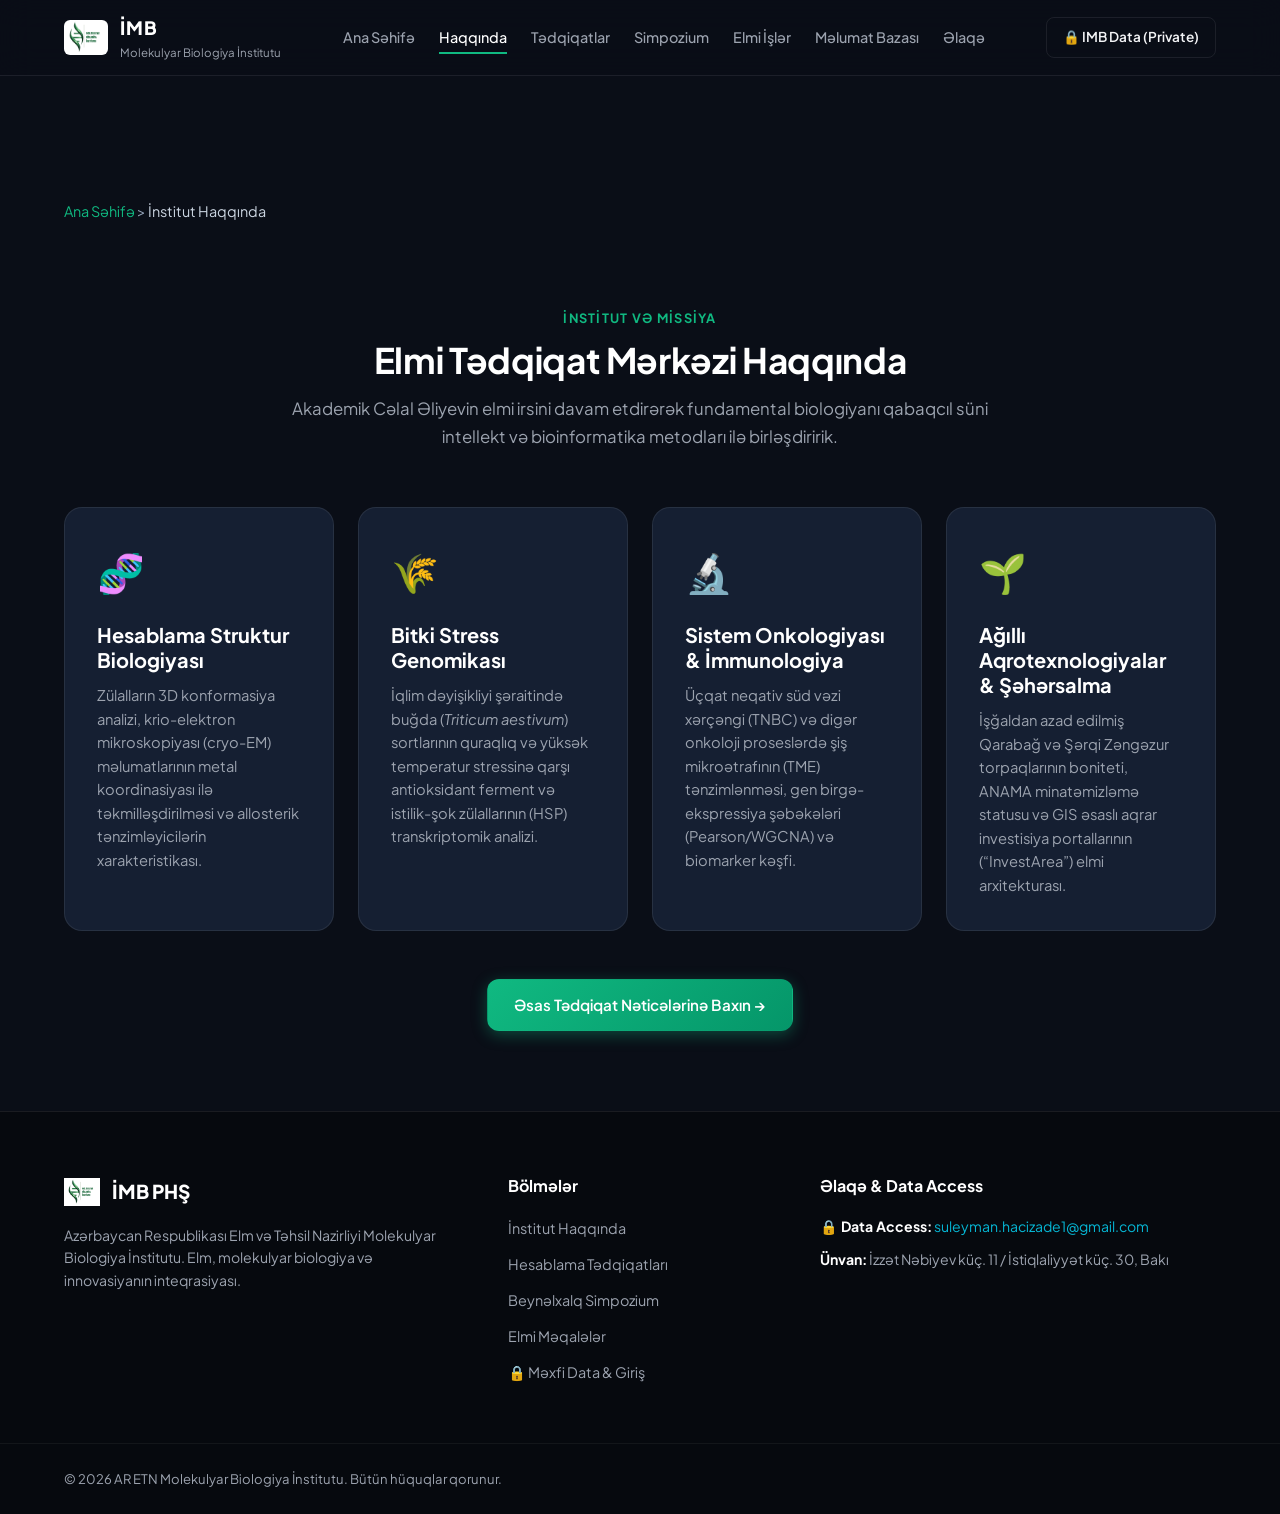
<file: about/index.html>
<!DOCTYPE html>
<html lang="az" prefix="og: https://ogp.me/ns#">
<head>
  <meta charset="UTF-8">
  <meta name="viewport" content="width=device-width, initial-scale=1.0, maximum-scale=5.0">
  <meta http-equiv="X-UA-Compatible" content="IE=edge">
  
  <title>İnstitut Haqqında | Institute of Molecular Biology (IMB)</title>
  <meta name="title" content="İnstitut Haqqında | Institute of Molecular Biology (IMB)">
  <meta name="description" content="AR ETN Molekulyar Biologiya İnstitutu (İMB) haqqında: Elmi missiya, hesablama struktur biologiyası, akademik Cəlal Əliyevin irsi və müasir bioinformatika mərkəzimiz.">
  <meta name="keywords" content="Molekulyar Biologiya İnstitutu haqqında, Institute of Molecular Biology about, AR ETN IMB, Cəlal Əliyev, AMEA, elmi missiya, hesablama biologiyası Bakı, bioinformatika laboratoriyası">
  <meta name="author" content="Institute of Molecular Biology (IMB)">
  <meta name="publisher" content="AR ETN Molekulyar Biologiya İnstitutu PHŞ">
  <meta name="robots" content="index, follow, max-image-preview:large, max-snippet:-1">
  <link rel="canonical" href="https://institute-of-molecular-biology-imb.github.io/about/">

  <!-- Open Graph -->
  <meta property="og:type" content="article">
  <meta property="og:site_name" content="Institute of Molecular Biology (IMB)">
  <meta property="og:url" content="https://institute-of-molecular-biology-imb.github.io/about/">
  <meta property="og:title" content="İnstitut Haqqında | Institute of Molecular Biology (IMB)">
  <meta property="og:description" content="Fundamental biologiyanın müasir süni intellekt və hesablama metodları ilə inteqrasiyası.">
  <meta property="og:image" content="https://institute-of-molecular-biology-imb.github.io/assets/images/imb-logo.png">

  <!-- Twitter -->
  <meta name="twitter:card" content="summary_large_image">
  <meta name="twitter:title" content="İnstitut Haqqında | Institute of Molecular Biology (IMB)">
  <meta name="twitter:description" content="Fundamental biologiyanın müasir süni intellekt və hesablama metodları ilə inteqrasiyası.">
  <meta name="twitter:image" content="https://institute-of-molecular-biology-imb.github.io/assets/images/imb-logo.png">

  <!-- Favicon & Styles -->
  <link rel="icon" type="image/png" href="../assets/images/imb-logo.png">
  <link rel="apple-touch-icon" href="../assets/images/imb-logo.png">
  <link rel="preconnect" href="https://fonts.googleapis.com">
  <link rel="preconnect" href="https://fonts.gstatic.com" crossorigin>
  <link href="https://fonts.googleapis.com/css2?family=Plus+Jakarta+Sans:wght@300;400;500;600;700;800&family=JetBrains+Mono:wght@400;500;600&display=swap" rel="stylesheet">
  <link rel="stylesheet" href="../styles.css">

  <!-- JSON-LD Breadcrumbs & WebPage -->
  <script type="application/ld+json">
  {
    "@context": "https://schema.org",
    "@type": "WebPage",
    "@id": "https://institute-of-molecular-biology-imb.github.io/about/#webpage",
    "url": "https://institute-of-molecular-biology-imb.github.io/about/",
    "name": "İnstitut Haqqında | Institute of Molecular Biology (IMB)",
    "description": "AR ETN Molekulyar Biologiya İnstitutu haqqında ətraflı məlumat, tədqiqat sütunları və elmi missiya.",
    "breadcrumb": {
      "@type": "BreadcrumbList",
      "itemListElement": [
        {"@type": "ListItem", "position": 1, "name": "Ana Səhifə", "item": "https://institute-of-molecular-biology-imb.github.io/"},
        {"@type": "ListItem", "position": 2, "name": "Haqqında", "item": "https://institute-of-molecular-biology-imb.github.io/about/"}
      ]
    }
  }
  </script>
</head>
<body>

  <!-- Navigation -->
  <header class="navbar" id="navbar">
    <div class="nav-container">
      <a href="../" class="brand-logo">
        <img src="../assets/images/imb-logo.png" alt="IMB Logo" class="brand-img">
        <div class="brand-text">
          <span class="brand-title">İMB</span>
          <span class="brand-subtitle">Molekulyar Biologiya İnstitutu</span>
        </div>
      </a>

      <nav class="nav-menu" id="navMenu">
        <a href="../" class="nav-link">Ana Səhifə</a>
        <a href="../about/" class="nav-link active">Haqqında</a>
        <a href="../research/" class="nav-link">Tədqiqatlar</a>
        <a href="../symposium/" class="nav-link">Simpozium</a>
        <a href="../publications/" class="nav-link">Elmi İşlər</a>
        <a href="../data-portal/" class="nav-link">Məlumat Bazası</a>
        <a href="../contact/" class="nav-link">Əlaqə</a>
      </nav>

      <div class="nav-actions">
        <a href="../data-portal/" class="btn btn-sm btn-outline">
          <span>🔒 IMB Data (Private)</span>
        </a>
        <button class="menu-toggle" id="menuToggle" aria-label="Menyu aç">
          <span></span><span></span><span></span>
        </button>
      </div>
    </div>
  </header>

  <main style="padding-top: 100px;">
    <!-- Breadcrumbs Navigation -->
    <div class="container" style="padding-top: 1.5rem;">
      <nav aria-label="breadcrumb" style="font-size: 0.9rem; color: #94a3b8;">
        <a href="../" style="color: #10b981; text-decoration: none;">Ana Səhifə</a> &gt; 
        <span style="color: #cbd5e1;">İnstitut Haqqında</span>
      </nav>
    </div>

    <!-- About Content -->
    <section class="section about">
      <div class="container">
        <div class="section-header">
          <span class="section-tag">İnstitut və Missiya</span>
          <h1 class="section-title">Elmi Tədqiqat Mərkəzi Haqqında</h1>
          <p class="section-subtitle">
            Akademik Cəlal Əliyevin elmi irsini davam etdirərək fundamental biologiyanı qabaqcıl süni intellekt və bioinformatika metodları ilə birləşdiririk.
          </p>
        </div>

        <div class="about-grid">
          <div class="about-card">
            <div class="card-icon">🧬</div>
            <h3>Hesablama Struktur Biologiyası</h3>
            <p>
              Zülalların 3D konformasiya analizi, krio-elektron mikroskopiyası (cryo-EM) məlumatlarının metal koordinasiyası ilə təkmilləşdirilməsi və allosterik tənzimləyicilərin xarakteristikası.
            </p>
          </div>

          <div class="about-card">
            <div class="card-icon">🌾</div>
            <h3>Bitki Stress Genomikası</h3>
            <p>
              İqlim dəyişikliyi şəraitində buğda (<em>Triticum aestivum</em>) sortlarının quraqlıq və yüksək temperatur stressinə qarşı antioksidant ferment və istilik-şok zülallarının (HSP) transkriptomik analizi.
            </p>
          </div>

          <div class="about-card">
            <div class="card-icon">🔬</div>
            <h3>Sistem Onkologiyası & İmmunologiya</h3>
            <p>
              Üçqat neqativ süd vəzi xərçəngi (TNBC) və digər onkoloji proseslərdə şiş mikroətrafının (TME) tənzimlənməsi, gen birgə-ekspressiya şəbəkələri (Pearson/WGCNA) və biomarker kəşfi.
            </p>
          </div>

          <div class="about-card">
            <div class="card-icon">🌱</div>
            <h3>Ağıllı Aqrotexnologiyalar & Şəhərsalma</h3>
            <p>
              İşğaldan azad edilmiş Qarabağ və Şərqi Zəngəzur torpaqlarının boniteti, ANAMA minatəmizləmə statusu və GIS əsaslı aqrar investisiya portallarının (“InvestArea”) elmi arxitekturası.
            </p>
          </div>
        </div>

        <div style="margin-top: 3rem; text-align: center;">
          <a href="../research/" class="btn btn-primary">Əsas Tədqiqat Nəticələrinə Baxın &rarr;</a>
        </div>
      </div>
    </section>
  </main>

  <!-- Footer -->
  <footer class="footer">
    <div class="container footer-content">
      <div class="footer-col brand-col">
        <div class="footer-logo">
          <img src="../assets/images/imb-logo.png" alt="IMB">
          <span>İMB PHŞ</span>
        </div>
        <p class="footer-text">
          Azərbaycan Respublikası Elm və Təhsil Nazirliyi Molekulyar Biologiya İnstitutu.
          Elm, molekulyar biologiya və innovasiyanın inteqrasiyası.
        </p>
      </div>

      <div class="footer-col">
        <h4>Bölmələr</h4>
        <ul class="footer-links">
          <li><a href="../about/">İnstitut Haqqında</a></li>
          <li><a href="../research/">Hesablama Tədqiqatları</a></li>
          <li><a href="../symposium/">Beynəlxalq Simpozium</a></li>
          <li><a href="../publications/">Elmi Məqalələr</a></li>
          <li><a href="../data-portal/">🔒 Məxfi Data &amp; Giriş</a></li>
        </ul>
      </div>

      <div class="footer-col">
        <h4>Əlaqə &amp; Data Access</h4>
        <p class="contact-line"><strong>🔒 Data Access:</strong> <a href="mailto:suleyman.hacizade1@gmail.com">suleyman.hacizade1@gmail.com</a></p>
        <p class="contact-line"><strong>Ünvan:</strong> İzzət Nəbiyev küç. 11 / İstiqlaliyyət küç. 30, Bakı</p>
      </div>
    </div>
    <div class="footer-bottom">
      <div class="container footer-bottom-inner">
        <p>&copy; 2026 AR ETN Molekulyar Biologiya İnstitutu. Bütün hüquqlar qorunur.</p>
      </div>
    </div>
  </footer>

  <script src="../script.js"></script>
</body>
</html>
</file>
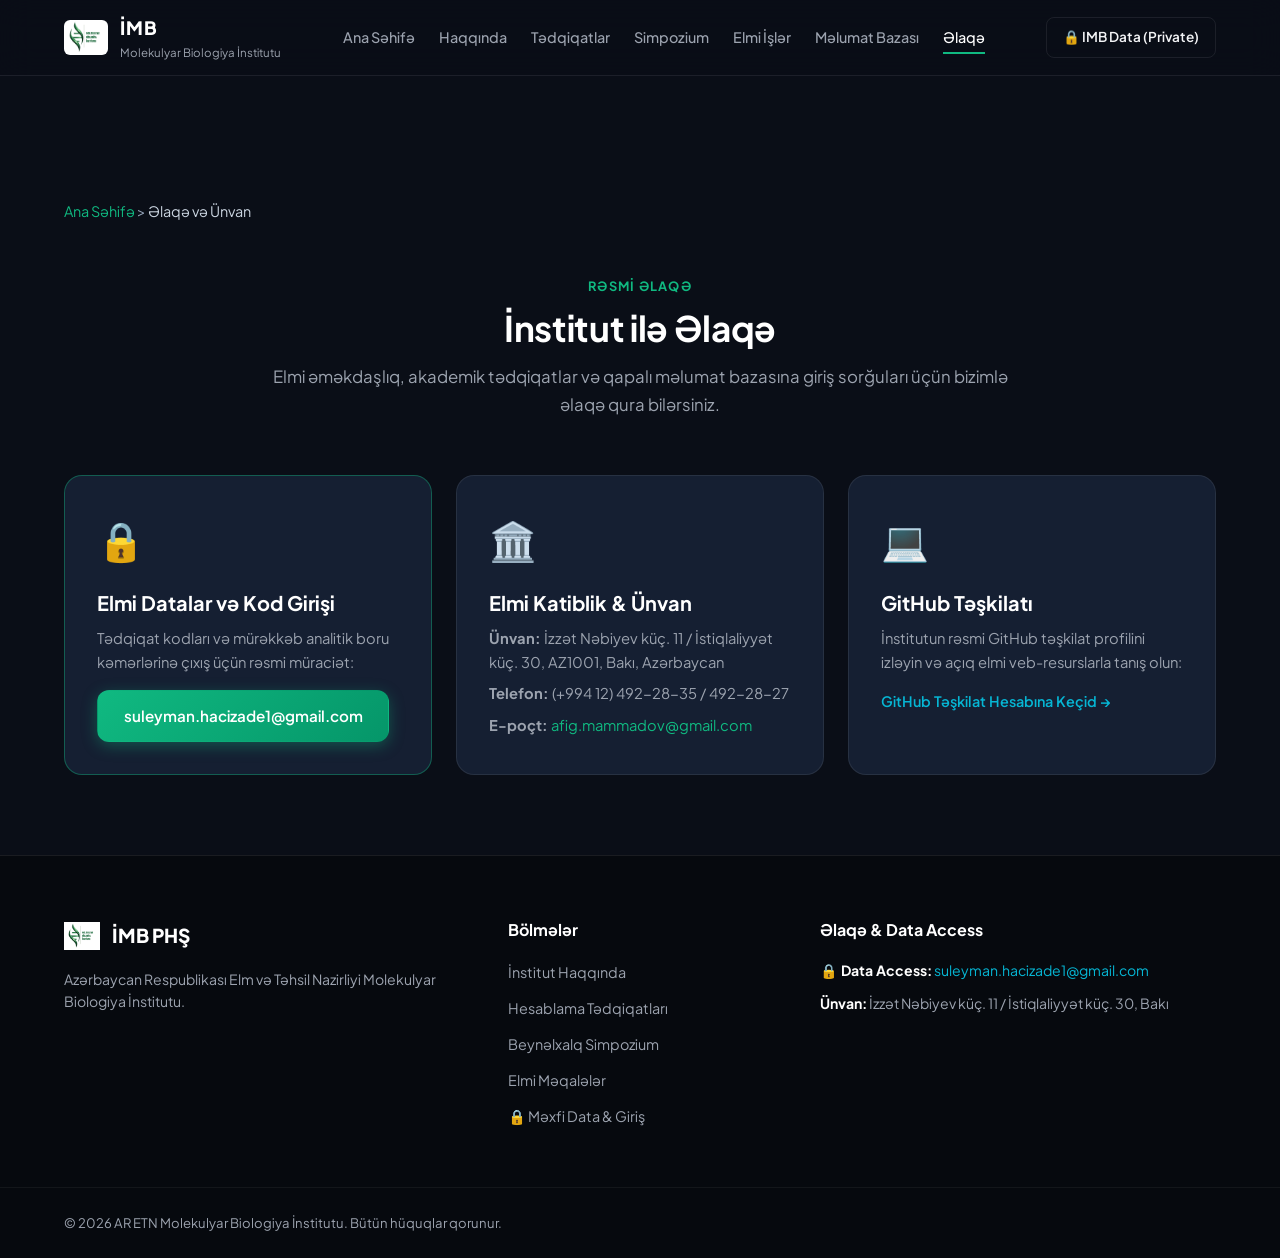
<file: contact/index.html>
<!DOCTYPE html>
<html lang="az" prefix="og: https://ogp.me/ns#">
<head>
  <meta charset="UTF-8">
  <meta name="viewport" content="width=device-width, initial-scale=1.0, maximum-scale=5.0">
  <meta http-equiv="X-UA-Compatible" content="IE=edge">
  
  <title>Əlaqə & Ünvan | Institute of Molecular Biology (IMB)</title>
  <meta name="title" content="Əlaqə & Ünvan | Institute of Molecular Biology (IMB)">
  <meta name="description" content="AR ETN Molekulyar Biologiya İnstitutu (İMB) ilə əlaqə: Ünvan, telefon, elmi katiblik və data müraciəti elektron poçtu (suleyman.hacizade1@gmail.com).">
  <meta name="keywords" content="Molekulyar Biologiya İnstitutu əlaqə, IMB contact, AR ETN IMB ünvan, suleyman.hacizade1@gmail.com, Bakı biologiya ünvanı">
  <meta name="author" content="Institute of Molecular Biology (IMB)">
  <meta name="publisher" content="AR ETN Molekulyar Biologiya İnstitutu PHŞ">
  <meta name="robots" content="index, follow, max-image-preview:large, max-snippet:-1">
  <link rel="canonical" href="https://institute-of-molecular-biology-imb.github.io/contact/">

  <!-- Open Graph -->
  <meta property="og:type" content="website">
  <meta property="og:site_name" content="Institute of Molecular Biology (IMB)">
  <meta property="og:url" content="https://institute-of-molecular-biology-imb.github.io/contact/">
  <meta property="og:title" content="Əlaqə & Ünvan | Institute of Molecular Biology (IMB)">
  <meta property="og:description" content="İnstitutla əlaqə saxlayın, elmi əməkdaşlıq və məlumat bazası üçün müraciət edin.">
  <meta property="og:image" content="https://institute-of-molecular-biology-imb.github.io/assets/images/imb-logo.png">

  <!-- Twitter -->
  <meta name="twitter:card" content="summary_large_image">
  <meta name="twitter:title" content="Əlaqə & Ünvan | Institute of Molecular Biology (IMB)">
  <meta name="twitter:description" content="İnstitutla əlaqə saxlayın, elmi əməkdaşlıq və məlumat bazası üçün müraciət edin.">
  <meta name="twitter:image" content="https://institute-of-molecular-biology-imb.github.io/assets/images/imb-logo.png">

  <!-- Favicon & Styles -->
  <link rel="icon" type="image/png" href="../assets/images/imb-logo.png">
  <link rel="apple-touch-icon" href="../assets/images/imb-logo.png">
  <link rel="preconnect" href="https://fonts.googleapis.com">
  <link rel="preconnect" href="https://fonts.gstatic.com" crossorigin>
  <link href="https://fonts.googleapis.com/css2?family=Plus+Jakarta+Sans:wght@300;400;500;600;700;800&family=JetBrains+Mono:wght@400;500;600&display=swap" rel="stylesheet">
  <link rel="stylesheet" href="../styles.css">

  <!-- JSON-LD Breadcrumbs & ContactPoint -->
  <script type="application/ld+json">
  {
    "@context": "https://schema.org",
    "@type": "ContactPage",
    "@id": "https://institute-of-molecular-biology-imb.github.io/contact/#webpage",
    "url": "https://institute-of-molecular-biology-imb.github.io/contact/",
    "name": "Əlaqə & Ünvan | Institute of Molecular Biology (IMB)",
    "description": "AR ETN Molekulyar Biologiya İnstitutunun rəsmi əlaqə məlumatları və ünvanı.",
    "breadcrumb": {
      "@type": "BreadcrumbList",
      "itemListElement": [
        {"@type": "ListItem", "position": 1, "name": "Ana Səhifə", "item": "https://institute-of-molecular-biology-imb.github.io/"},
        {"@type": "ListItem", "position": 2, "name": "Əlaqə", "item": "https://institute-of-molecular-biology-imb.github.io/contact/"}
      ]
    },
    "mainEntity": {
      "@type": "ResearchOrganization",
      "name": "Institute of Molecular Biology (IMB)",
      "email": "suleyman.hacizade1@gmail.com",
      "telephone": "+994-12-492-28-35",
      "address": {
        "@type": "PostalAddress",
        "streetAddress": "İzzət Nəbiyev küç. 11 / İstiqlaliyyət küç. 30",
        "addressLocality": "Baku",
        "postalCode": "AZ1001",
        "addressCountry": "AZ"
      }
    }
  }
  </script>
</head>
<body>

  <!-- Navigation -->
  <header class="navbar" id="navbar">
    <div class="nav-container">
      <a href="../" class="brand-logo">
        <img src="../assets/images/imb-logo.png" alt="IMB Logo" class="brand-img">
        <div class="brand-text">
          <span class="brand-title">İMB</span>
          <span class="brand-subtitle">Molekulyar Biologiya İnstitutu</span>
        </div>
      </a>

      <nav class="nav-menu" id="navMenu">
        <a href="../" class="nav-link">Ana Səhifə</a>
        <a href="../about/" class="nav-link">Haqqında</a>
        <a href="../research/" class="nav-link">Tədqiqatlar</a>
        <a href="../symposium/" class="nav-link">Simpozium</a>
        <a href="../publications/" class="nav-link">Elmi İşlər</a>
        <a href="../data-portal/" class="nav-link">Məlumat Bazası</a>
        <a href="../contact/" class="nav-link active">Əlaqə</a>
      </nav>

      <div class="nav-actions">
        <a href="../data-portal/" class="btn btn-sm btn-outline">
          <span>🔒 IMB Data (Private)</span>
        </a>
        <button class="menu-toggle" id="menuToggle" aria-label="Menyu aç">
          <span></span><span></span><span></span>
        </button>
      </div>
    </div>
  </header>

  <main style="padding-top: 100px;">
    <!-- Breadcrumbs Navigation -->
    <div class="container" style="padding-top: 1.5rem;">
      <nav aria-label="breadcrumb" style="font-size: 0.9rem; color: #94a3b8;">
        <a href="../" style="color: #10b981; text-decoration: none;">Ana Səhifə</a> &gt; 
        <span style="color: #cbd5e1;">Əlaqə və Ünvan</span>
      </nav>
    </div>

    <!-- Contact Details Section -->
    <section class="section" style="padding: 3rem 0 5rem;">
      <div class="container">
        <div class="section-header">
          <span class="section-tag">Rəsmi Əlaqə</span>
          <h1 class="section-title">İnstitut ilə Əlaqə</h1>
          <p class="section-subtitle">
            Elmi əməkdaşlıq, akademik tədqiqatlar və qapalı məlumat bazasına giriş sorğuları üçün bizimlə əlaqə qura bilərsiniz.
          </p>
        </div>

        <div class="about-grid" style="grid-template-columns: repeat(auto-fit, minmax(300px, 1fr));">
          <!-- Card 1: Data Access -->
          <div class="about-card" style="border: 1px solid rgba(16, 185, 129, 0.4);">
            <div class="card-icon">🔒</div>
            <h3>Elmi Datalar və Kod Girişi</h3>
            <p>
              Tədqiqat kodları və mürəkkəb analitik boru kəmərlərinə çıxış üçün rəsmi müraciət:
            </p>
            <p style="margin-top: 1rem;">
              <a href="mailto:suleyman.hacizade1@gmail.com?subject=IMB%20Private%20Repository%20Access%20Request" class="btn btn-primary" style="display: inline-block;">
                suleyman.hacizade1@gmail.com
              </a>
            </p>
          </div>

          <!-- Card 2: Secretariat & Phone -->
          <div class="about-card">
            <div class="card-icon">🏛️</div>
            <h3>Elmi Katiblik & Ünvan</h3>
            <p style="margin-bottom: 0.5rem;">
              <strong>Ünvan:</strong> İzzət Nəbiyev küç. 11 / İstiqlaliyyət küç. 30, AZ1001, Bakı, Azərbaycan
            </p>
            <p style="margin-bottom: 0.5rem;">
              <strong>Telefon:</strong> (+994 12) 492-28-35 / 492-28-27
            </p>
            <p>
              <strong>E-poçt:</strong> <a href="mailto:afig.mammadov@gmail.com" style="color: #10b981;">afig.mammadov@gmail.com</a>
            </p>
          </div>

          <!-- Card 3: GitHub Organization -->
          <div class="about-card">
            <div class="card-icon">💻</div>
            <h3>GitHub Təşkilatı</h3>
            <p>
              İnstitutun rəsmi GitHub təşkilat profilini izləyin və açıq elmi veb-resurslarla tanış olun:
            </p>
            <p style="margin-top: 1rem;">
              <a href="https://github.com/Institute-of-Molecular-Biology-IMB" target="_blank" rel="noopener noreferrer" class="link-arrow">
                GitHub Təşkilat Hesabına Keçid &rarr;
              </a>
            </p>
          </div>
        </div>
      </div>
    </section>
  </main>

  <!-- Footer -->
  <footer class="footer">
    <div class="container footer-content">
      <div class="footer-col brand-col">
        <div class="footer-logo">
          <img src="../assets/images/imb-logo.png" alt="IMB">
          <span>İMB PHŞ</span>
        </div>
        <p class="footer-text">
          Azərbaycan Respublikası Elm və Təhsil Nazirliyi Molekulyar Biologiya İnstitutu.
        </p>
      </div>

      <div class="footer-col">
        <h4>Bölmələr</h4>
        <ul class="footer-links">
          <li><a href="../about/">İnstitut Haqqında</a></li>
          <li><a href="../research/">Hesablama Tədqiqatları</a></li>
          <li><a href="../symposium/">Beynəlxalq Simpozium</a></li>
          <li><a href="../publications/">Elmi Məqalələr</a></li>
          <li><a href="../data-portal/">🔒 Məxfi Data &amp; Giriş</a></li>
        </ul>
      </div>

      <div class="footer-col">
        <h4>Əlaqə &amp; Data Access</h4>
        <p class="contact-line"><strong>🔒 Data Access:</strong> <a href="mailto:suleyman.hacizade1@gmail.com">suleyman.hacizade1@gmail.com</a></p>
        <p class="contact-line"><strong>Ünvan:</strong> İzzət Nəbiyev küç. 11 / İstiqlaliyyət küç. 30, Bakı</p>
      </div>
    </div>
    <div class="footer-bottom">
      <div class="container footer-bottom-inner">
        <p>&copy; 2026 AR ETN Molekulyar Biologiya İnstitutu. Bütün hüquqlar qorunur.</p>
      </div>
    </div>
  </footer>

  <script src="../script.js"></script>
</body>
</html>
</file>
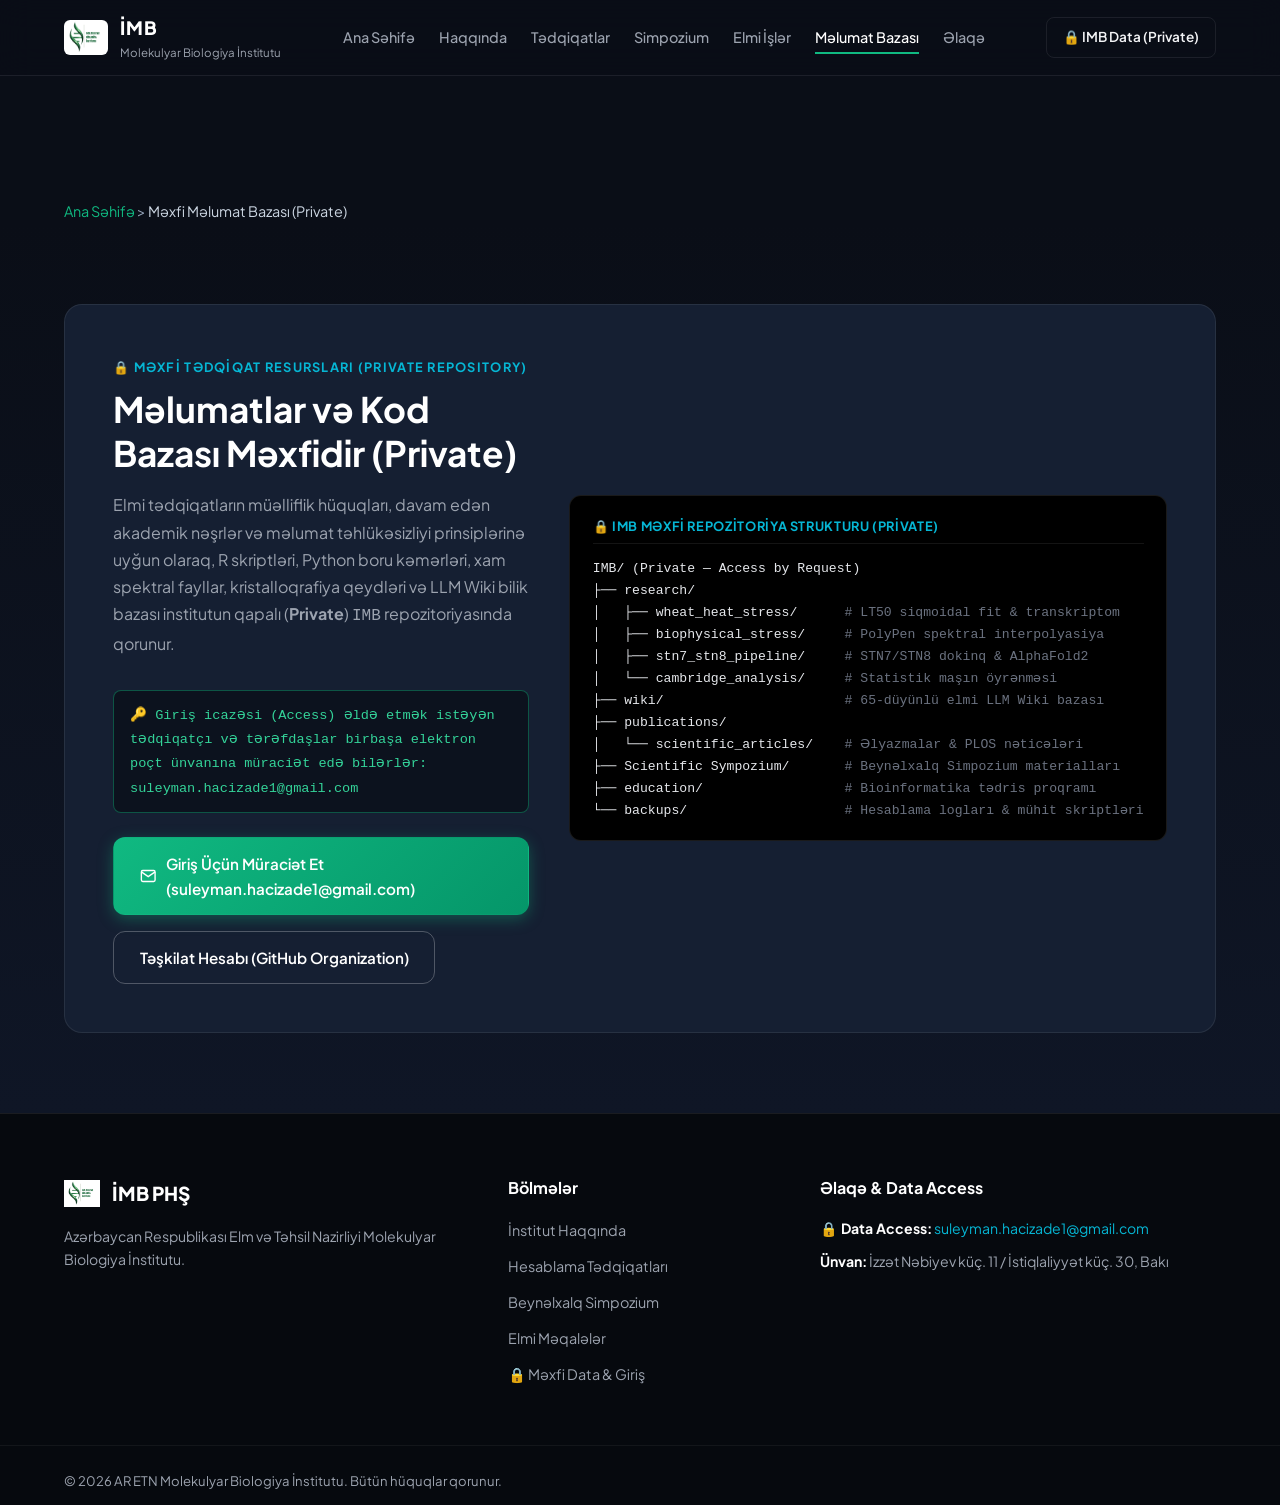
<file: data-portal/index.html>
<!DOCTYPE html>
<html lang="az" prefix="og: https://ogp.me/ns#">
<head>
  <meta charset="UTF-8">
  <meta name="viewport" content="width=device-width, initial-scale=1.0, maximum-scale=5.0">
  <meta http-equiv="X-UA-Compatible" content="IE=edge">
  
  <title>Məlumat Bazası & Giriş (Private Data Portal) | Institute of Molecular Biology (IMB)</title>
  <meta name="title" content="Məlumat Bazası & Giriş (Private Data Portal) | Institute of Molecular Biology (IMB)">
  <meta name="description" content="AR ETN Molekulyar Biologiya İnstitutu qapalı tədqiqat dataları, R/Python kodları və LLM Wiki resursları məxfidir (Private). Giriş (access) üçün müraciət edin: suleyman.hacizade1@gmail.com">
  <meta name="keywords" content="IMB data access, Molekulyar Biologiya İnstitutu repozitoriya, suleyman.hacizade1@gmail.com, private research data, bioinformatics dataset access, Baku">
  <meta name="author" content="Institute of Molecular Biology (IMB) / Suleiman Hajizadeh">
  <meta name="publisher" content="AR ETN Molekulyar Biologiya İnstitutu PHŞ">
  <meta name="robots" content="index, follow, max-image-preview:large, max-snippet:-1">
  <link rel="canonical" href="https://institute-of-molecular-biology-imb.github.io/data-portal/">

  <!-- Open Graph -->
  <meta property="og:type" content="website">
  <meta property="og:site_name" content="Institute of Molecular Biology (IMB)">
  <meta property="og:url" content="https://institute-of-molecular-biology-imb.github.io/data-portal/">
  <meta property="og:title" content="Məlumat Bazası & Giriş (Private Data Portal) | Institute of Molecular Biology (IMB)">
  <meta property="og:description" content="Tədqiqat dataları məxfidir (Private). Giriş üçün müraciət: suleyman.hacizade1@gmail.com">
  <meta property="og:image" content="https://institute-of-molecular-biology-imb.github.io/assets/images/imb-logo.png">

  <!-- Twitter -->
  <meta name="twitter:card" content="summary_large_image">
  <meta name="twitter:title" content="Məlumat Bazası & Giriş (Private Data Portal) | Institute of Molecular Biology (IMB)">
  <meta name="twitter:description" content="Tədqiqat dataları məxfidir (Private). Giriş üçün müraciət: suleyman.hacizade1@gmail.com">
  <meta name="twitter:image" content="https://institute-of-molecular-biology-imb.github.io/assets/images/imb-logo.png">

  <!-- Favicon & Styles -->
  <link rel="icon" type="image/png" href="../assets/images/imb-logo.png">
  <link rel="apple-touch-icon" href="../assets/images/imb-logo.png">
  <link rel="preconnect" href="https://fonts.googleapis.com">
  <link rel="preconnect" href="https://fonts.gstatic.com" crossorigin>
  <link href="https://fonts.googleapis.com/css2?family=Plus+Jakarta+Sans:wght@300;400;500;600;700;800&family=JetBrains+Mono:wght@400;500;600&display=swap" rel="stylesheet">
  <link rel="stylesheet" href="../styles.css">

  <!-- JSON-LD Breadcrumbs -->
  <script type="application/ld+json">
  {
    "@context": "https://schema.org",
    "@type": "WebPage",
    "@id": "https://institute-of-molecular-biology-imb.github.io/data-portal/#webpage",
    "url": "https://institute-of-molecular-biology-imb.github.io/data-portal/",
    "name": "Məlumat Bazası & Giriş (Private Data Portal) | Institute of Molecular Biology (IMB)",
    "description": "AR ETN Molekulyar Biologiya İnstitutu məxfi tədqiqat məlumatları portalı və giriş qaydaları.",
    "breadcrumb": {
      "@type": "BreadcrumbList",
      "itemListElement": [
        {"@type": "ListItem", "position": 1, "name": "Ana Səhifə", "item": "https://institute-of-molecular-biology-imb.github.io/"},
        {"@type": "ListItem", "position": 2, "name": "Məlumat Bazası & Giriş", "item": "https://institute-of-molecular-biology-imb.github.io/data-portal/"}
      ]
    }
  }
  </script>
</head>
<body>

  <!-- Navigation -->
  <header class="navbar" id="navbar">
    <div class="nav-container">
      <a href="../" class="brand-logo">
        <img src="../assets/images/imb-logo.png" alt="IMB Logo" class="brand-img">
        <div class="brand-text">
          <span class="brand-title">İMB</span>
          <span class="brand-subtitle">Molekulyar Biologiya İnstitutu</span>
        </div>
      </a>

      <nav class="nav-menu" id="navMenu">
        <a href="../" class="nav-link">Ana Səhifə</a>
        <a href="../about/" class="nav-link">Haqqında</a>
        <a href="../research/" class="nav-link">Tədqiqatlar</a>
        <a href="../symposium/" class="nav-link">Simpozium</a>
        <a href="../publications/" class="nav-link">Elmi İşlər</a>
        <a href="../data-portal/" class="nav-link active">Məlumat Bazası</a>
        <a href="../contact/" class="nav-link">Əlaqə</a>
      </nav>

      <div class="nav-actions">
        <a href="../data-portal/" class="btn btn-sm btn-outline">
          <span>🔒 IMB Data (Private)</span>
        </a>
        <button class="menu-toggle" id="menuToggle" aria-label="Menyu aç">
          <span></span><span></span><span></span>
        </button>
      </div>
    </div>
  </header>

  <main style="padding-top: 100px;">
    <!-- Breadcrumbs Navigation -->
    <div class="container" style="padding-top: 1.5rem;">
      <nav aria-label="breadcrumb" style="font-size: 0.9rem; color: #94a3b8;">
        <a href="../" style="color: #10b981; text-decoration: none;">Ana Səhifə</a> &gt; 
        <span style="color: #cbd5e1;">Məxfi Məlumat Bazası (Private)</span>
      </nav>
    </div>

    <!-- Private Data & Access Portal Section -->
    <section class="section data-portal">
      <div class="container">
        <div class="data-banner">
          <div class="data-text">
            <span class="section-tag light">🔒 MƏXFİ TƏDQİQAT RESURSLARI (PRIVATE REPOSITORY)</span>
            <h1 style="font-size: 2.2rem; color: #fff; margin-bottom: 1rem;">Məlumatlar və Kod Bazası Məxfidir (Private)</h1>
            <p>
              Elmi tədqiqatların müəlliflik hüquqları, davam edən akademik nəşrlər və məlumat təhlükəsizliyi prinsiplərinə uyğun olaraq,
              R skriptləri, Python boru kəmərləri, xam spektral fayllar, kristalloqrafiya qeydləri və LLM Wiki bilik bazası
              institutun qapalı (<strong>Private</strong>) <code>IMB</code> repozitoriyasında qorunur.
            </p>
            <div class="code-box" style="margin-bottom: 1.5rem; border-color: rgba(16, 185, 129, 0.4);">
              <code>🔑 Giriş icazəsi (Access) əldə etmək istəyən tədqiqatçı və tərəfdaşlar birbaşa elektron poçt ünvanına müraciət edə bilərlər: suleyman.hacizade1@gmail.com</code>
            </div>
            <div class="portal-links">
              <a href="mailto:suleyman.hacizade1@gmail.com?subject=IMB%20Private%20Repository%20Access%20Request" class="btn btn-primary">
                <svg width="20" height="20" viewBox="0 0 24 24" fill="none" stroke="currentColor" stroke-width="2">
                  <path d="M4 4h16c1.1 0 2 .9 2 2v12c0 1.1-.9 2-2 2H4c-1.1 0-2-.9-2-2V6c0-1.1.9-2 2-2z"/>
                  <polyline points="22,6 12,13 2,6"/>
                </svg>
                <span>Giriş Üçün Müraciət Et (suleyman.hacizade1@gmail.com)</span>
              </a>
              <a href="https://github.com/Institute-of-Molecular-Biology-IMB" target="_blank" rel="noopener noreferrer" class="btn btn-outline light-border">
                <span>Təşkilat Hesabı (GitHub Organization)</span>
              </a>
            </div>
          </div>

          <div class="data-tree">
            <div class="tree-header">🔒 IMB Məxfi Repozitoriya Strukturu (Private)</div>
            <pre class="tree-content"><code>IMB/ (Private — Access by Request)
├── research/
│   ├── wheat_heat_stress/      <span class="tree-comment"># LT50 siqmoidal fit & transkriptom</span>
│   ├── biophysical_stress/     <span class="tree-comment"># PolyPen spektral interpolyasiya</span>
│   ├── stn7_stn8_pipeline/     <span class="tree-comment"># STN7/STN8 dokinq & AlphaFold2</span>
│   └── cambridge_analysis/     <span class="tree-comment"># Statistik maşın öyrənməsi</span>
├── wiki/                       <span class="tree-comment"># 65-düyünlü elmi LLM Wiki bazası</span>
├── publications/
│   └── scientific_articles/    <span class="tree-comment"># Əlyazmalar & PLOS nəticələri</span>
├── Scientific Sympozium/       <span class="tree-comment"># Beynəlxalq Simpozium materialları</span>
├── education/                  <span class="tree-comment"># Bioinformatika tədris proqramı</span>
└── backups/                    <span class="tree-comment"># Hesablama logları & mühit skriptləri</span></code></pre>
          </div>
        </div>
      </div>
    </section>
  </main>

  <!-- Footer -->
  <footer class="footer">
    <div class="container footer-content">
      <div class="footer-col brand-col">
        <div class="footer-logo">
          <img src="../assets/images/imb-logo.png" alt="IMB">
          <span>İMB PHŞ</span>
        </div>
        <p class="footer-text">
          Azərbaycan Respublikası Elm və Təhsil Nazirliyi Molekulyar Biologiya İnstitutu.
        </p>
      </div>

      <div class="footer-col">
        <h4>Bölmələr</h4>
        <ul class="footer-links">
          <li><a href="../about/">İnstitut Haqqında</a></li>
          <li><a href="../research/">Hesablama Tədqiqatları</a></li>
          <li><a href="../symposium/">Beynəlxalq Simpozium</a></li>
          <li><a href="../publications/">Elmi Məqalələr</a></li>
          <li><a href="../data-portal/">🔒 Məxfi Data &amp; Giriş</a></li>
        </ul>
      </div>

      <div class="footer-col">
        <h4>Əlaqə &amp; Data Access</h4>
        <p class="contact-line"><strong>🔒 Data Access:</strong> <a href="mailto:suleyman.hacizade1@gmail.com">suleyman.hacizade1@gmail.com</a></p>
        <p class="contact-line"><strong>Ünvan:</strong> İzzət Nəbiyev küç. 11 / İstiqlaliyyət küç. 30, Bakı</p>
      </div>
    </div>
    <div class="footer-bottom">
      <div class="container footer-bottom-inner">
        <p>&copy; 2026 AR ETN Molekulyar Biologiya İnstitutu. Bütün hüquqlar qorunur.</p>
      </div>
    </div>
  </footer>

  <script src="../script.js"></script>
</body>
</html>
</file>
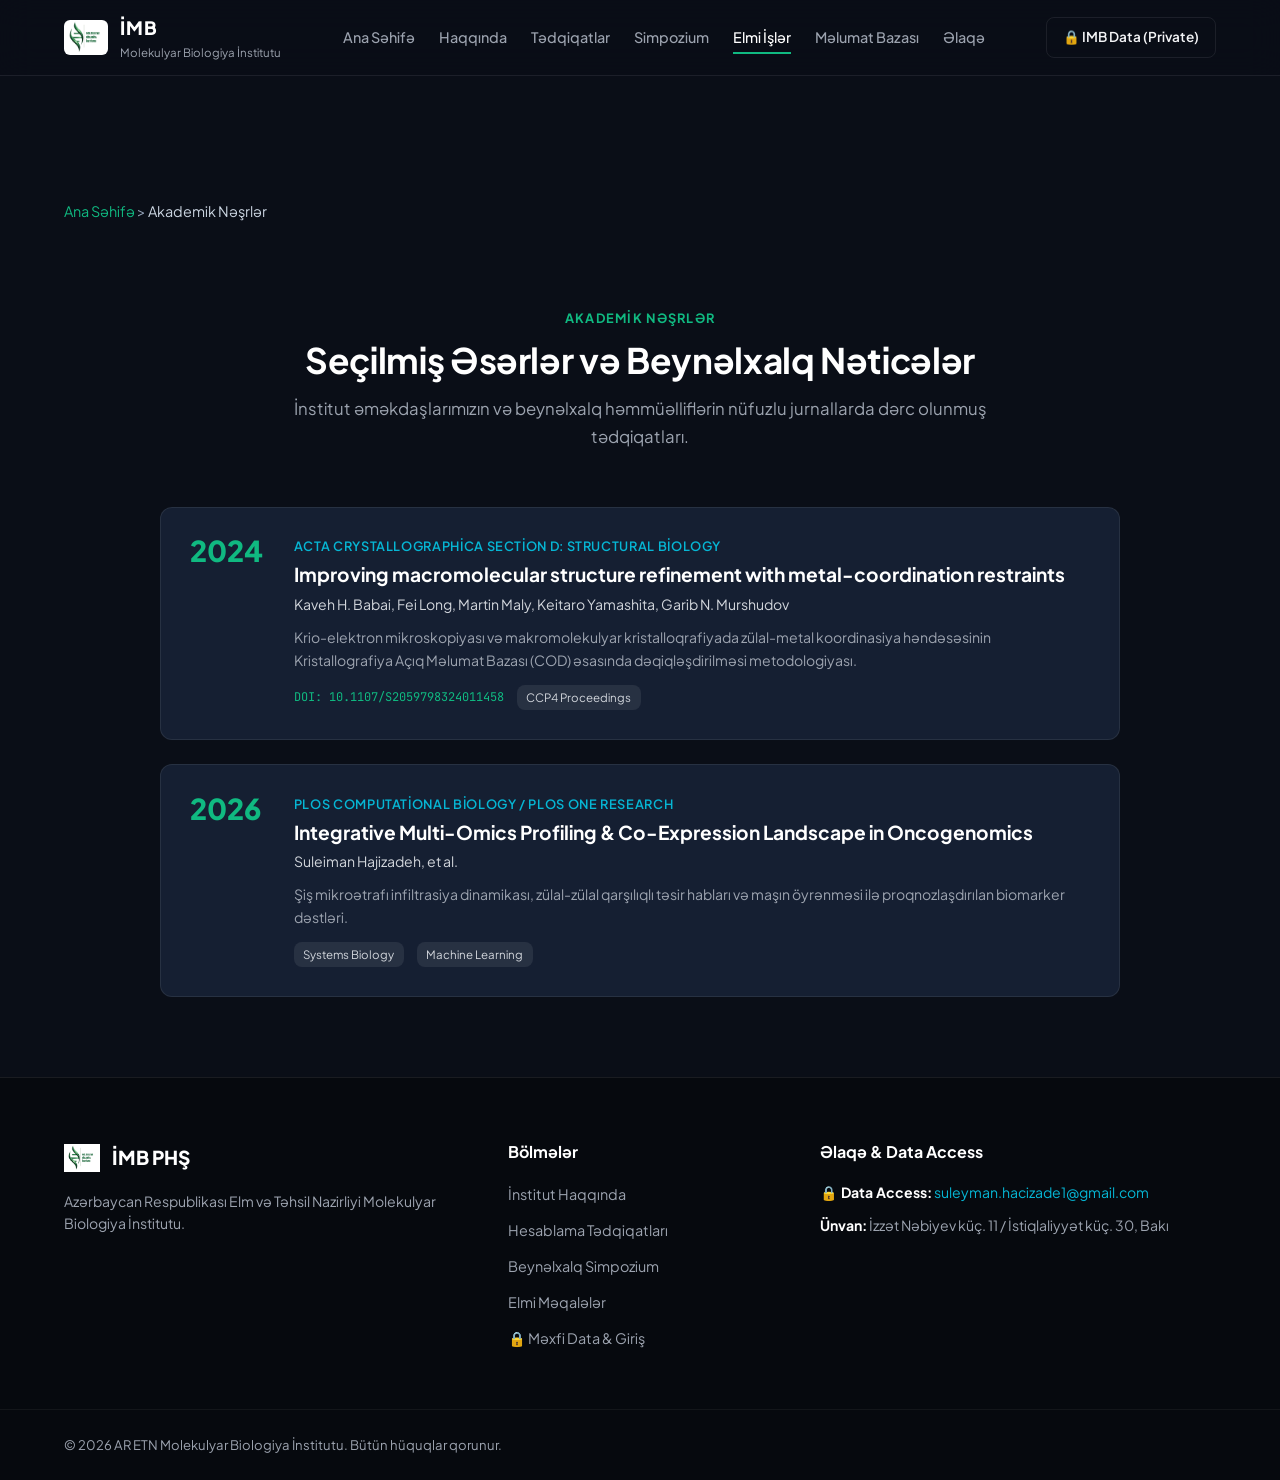
<file: publications/index.html>
<!DOCTYPE html>
<html lang="az" prefix="og: https://ogp.me/ns#">
<head>
  <meta charset="UTF-8">
  <meta name="viewport" content="width=device-width, initial-scale=1.0, maximum-scale=5.0">
  <meta http-equiv="X-UA-Compatible" content="IE=edge">
  
  <title>Elmi Məqalələr & Nəşrlər | Institute of Molecular Biology (IMB)</title>
  <meta name="title" content="Elmi Məqalələr & Nəşrlər | Institute of Molecular Biology (IMB)">
  <meta name="description" content="Beynəlxalq resenziyalı jurnallarda dərc edilmiş məqalələr: Acta Crystallographica Section D (Murshudov et al. 2024), onkogenomika və PLOS tədqiqatları.">
  <meta name="keywords" content="Garib Murshudov, Acta Crystallographica D, macromolecular refinement, metal coordination restraints, oncogenomics, PLOS Computational Biology, Molekulyar Biologiya İnstitutu məqalələr">
  <meta name="author" content="Institute of Molecular Biology (IMB)">
  <meta name="publisher" content="AR ETN Molekulyar Biologiya İnstitutu PHŞ">
  <meta name="robots" content="index, follow, max-image-preview:large, max-snippet:-1">
  <link rel="canonical" href="https://institute-of-molecular-biology-imb.github.io/publications/">

  <!-- Open Graph -->
  <meta property="og:type" content="article">
  <meta property="og:site_name" content="Institute of Molecular Biology (IMB)">
  <meta property="og:url" content="https://institute-of-molecular-biology-imb.github.io/publications/">
  <meta property="og:title" content="Elmi Məqalələr & Nəşrlər | Institute of Molecular Biology (IMB)">
  <meta property="og:description" content="Acta Crystallographica D, metal-koordinasiya məhdudiyyətləri, krio-EM və onkogenomika nəticələri.">
  <meta property="og:image" content="https://institute-of-molecular-biology-imb.github.io/assets/images/imb-logo.png">

  <!-- Twitter -->
  <meta name="twitter:card" content="summary_large_image">
  <meta name="twitter:title" content="Elmi Məqalələr & Nəşrlər | Institute of Molecular Biology (IMB)">
  <meta name="twitter:description" content="Acta Crystallographica D, metal-koordinasiya məhdudiyyətləri, krio-EM və onkogenomika nəticələri.">
  <meta name="twitter:image" content="https://institute-of-molecular-biology-imb.github.io/assets/images/imb-logo.png">

  <!-- Favicon & Styles -->
  <link rel="icon" type="image/png" href="../assets/images/imb-logo.png">
  <link rel="apple-touch-icon" href="../assets/images/imb-logo.png">
  <link rel="preconnect" href="https://fonts.googleapis.com">
  <link rel="preconnect" href="https://fonts.gstatic.com" crossorigin>
  <link href="https://fonts.googleapis.com/css2?family=Plus+Jakarta+Sans:wght@300;400;500;600;700;800&family=JetBrains+Mono:wght@400;500;600&display=swap" rel="stylesheet">
  <link rel="stylesheet" href="../styles.css">

  <!-- JSON-LD Breadcrumbs & ScholarlyArticle Schema -->
  <script type="application/ld+json">
  {
    "@context": "https://schema.org",
    "@graph": [
      {
        "@type": "WebPage",
        "@id": "https://institute-of-molecular-biology-imb.github.io/publications/#webpage",
        "url": "https://institute-of-molecular-biology-imb.github.io/publications/",
        "name": "Elmi Məqalələr & Nəşrlər | Institute of Molecular Biology (IMB)",
        "breadcrumb": {
          "@type": "BreadcrumbList",
          "itemListElement": [
            {"@type": "ListItem", "position": 1, "name": "Ana Səhifə", "item": "https://institute-of-molecular-biology-imb.github.io/"},
            {"@type": "ListItem", "position": 2, "name": "Elmi Məqalələr", "item": "https://institute-of-molecular-biology-imb.github.io/publications/"}
          ]
        }
      },
      {
        "@type": "ScholarlyArticle",
        "headline": "Improving macromolecular structure refinement with metal-coordination restraints",
        "datePublished": "2024",
        "journal": "Acta Crystallographica Section D: Structural Biology",
        "sameAs": "https://doi.org/10.1107/S2059798324011458",
        "author": [
          {"@type": "Person", "name": "Kaveh H. Babai"},
          {"@type": "Person", "name": "Fei Long"},
          {"@type": "Person", "name": "Martin Maly"},
          {"@type": "Person", "name": "Keitaro Yamashita"},
          {"@type": "Person", "name": "Garib N. Murshudov"}
        ]
      }
    ]
  }
  </script>
</head>
<body>

  <!-- Navigation -->
  <header class="navbar" id="navbar">
    <div class="nav-container">
      <a href="../" class="brand-logo">
        <img src="../assets/images/imb-logo.png" alt="IMB Logo" class="brand-img">
        <div class="brand-text">
          <span class="brand-title">İMB</span>
          <span class="brand-subtitle">Molekulyar Biologiya İnstitutu</span>
        </div>
      </a>

      <nav class="nav-menu" id="navMenu">
        <a href="../" class="nav-link">Ana Səhifə</a>
        <a href="../about/" class="nav-link">Haqqında</a>
        <a href="../research/" class="nav-link">Tədqiqatlar</a>
        <a href="../symposium/" class="nav-link">Simpozium</a>
        <a href="../publications/" class="nav-link active">Elmi İşlər</a>
        <a href="../data-portal/" class="nav-link">Məlumat Bazası</a>
        <a href="../contact/" class="nav-link">Əlaqə</a>
      </nav>

      <div class="nav-actions">
        <a href="../data-portal/" class="btn btn-sm btn-outline">
          <span>🔒 IMB Data (Private)</span>
        </a>
        <button class="menu-toggle" id="menuToggle" aria-label="Menyu aç">
          <span></span><span></span><span></span>
        </button>
      </div>
    </div>
  </header>

  <main style="padding-top: 100px;">
    <!-- Breadcrumbs Navigation -->
    <div class="container" style="padding-top: 1.5rem;">
      <nav aria-label="breadcrumb" style="font-size: 0.9rem; color: #94a3b8;">
        <a href="../" style="color: #10b981; text-decoration: none;">Ana Səhifə</a> &gt; 
        <span style="color: #cbd5e1;">Akademik Nəşrlər</span>
      </nav>
    </div>

    <!-- Publications Section -->
    <section class="section publications">
      <div class="container">
        <div class="section-header">
          <span class="section-tag">Akademik Nəşrlər</span>
          <h1 class="section-title">Seçilmiş Əsərlər və Beynəlxalq Nəticələr</h1>
          <p class="section-subtitle">
            İnstitut əməkdaşlarımızın və beynəlxalq həmmüəlliflərin nüfuzlu jurnallarda dərc olunmuş tədqiqatları.
          </p>
        </div>

        <div class="pubs-list">
          <div class="pub-card">
            <div class="pub-year">2024</div>
            <div class="pub-details">
              <span class="pub-journal">Acta Crystallographica Section D: Structural Biology</span>
              <h2 class="pub-title">Improving macromolecular structure refinement with metal-coordination restraints</h2>
              <p class="pub-authors">
                Kaveh H. Babai, Fei Long, Martin Maly, Keitaro Yamashita, Garib N. Murshudov
              </p>
              <p class="pub-desc">
                Krio-elektron mikroskopiyası və makromolekulyar kristalloqrafiyada zülal-metal koordinasiya həndəsəsinin Kristallografiya Açıq Məlumat Bazası (COD) əsasında dəqiqləşdirilməsi metodologiyası.
              </p>
              <div class="pub-links">
                <span class="pub-doi">DOI: 10.1107/S2059798324011458</span>
                <span class="pub-badge">CCP4 Proceedings</span>
              </div>
            </div>
          </div>

          <div class="pub-card">
            <div class="pub-year">2026</div>
            <div class="pub-details">
              <span class="pub-journal">PLOS Computational Biology / PLOS ONE Research</span>
              <h2 class="pub-title">Integrative Multi-Omics Profiling & Co-Expression Landscape in Oncogenomics</h2>
              <p class="pub-authors">
                Suleiman Hajizadeh, et al.
              </p>
              <p class="pub-desc">
                Şiş mikroətrafı infiltrasiya dinamikası, zülal-zülal qarşılıqlı təsir habları və maşın öyrənməsi ilə proqnozlaşdırılan biomarker dəstləri.
              </p>
              <div class="pub-links">
                <span class="pub-badge">Systems Biology</span>
                <span class="pub-badge">Machine Learning</span>
              </div>
            </div>
          </div>
        </div>
      </div>
    </section>
  </main>

  <!-- Footer -->
  <footer class="footer">
    <div class="container footer-content">
      <div class="footer-col brand-col">
        <div class="footer-logo">
          <img src="../assets/images/imb-logo.png" alt="IMB">
          <span>İMB PHŞ</span>
        </div>
        <p class="footer-text">
          Azərbaycan Respublikası Elm və Təhsil Nazirliyi Molekulyar Biologiya İnstitutu.
        </p>
      </div>

      <div class="footer-col">
        <h4>Bölmələr</h4>
        <ul class="footer-links">
          <li><a href="../about/">İnstitut Haqqında</a></li>
          <li><a href="../research/">Hesablama Tədqiqatları</a></li>
          <li><a href="../symposium/">Beynəlxalq Simpozium</a></li>
          <li><a href="../publications/">Elmi Məqalələr</a></li>
          <li><a href="../data-portal/">🔒 Məxfi Data &amp; Giriş</a></li>
        </ul>
      </div>

      <div class="footer-col">
        <h4>Əlaqə &amp; Data Access</h4>
        <p class="contact-line"><strong>🔒 Data Access:</strong> <a href="mailto:suleyman.hacizade1@gmail.com">suleyman.hacizade1@gmail.com</a></p>
        <p class="contact-line"><strong>Ünvan:</strong> İzzət Nəbiyev küç. 11 / İstiqlaliyyət küç. 30, Bakı</p>
      </div>
    </div>
    <div class="footer-bottom">
      <div class="container footer-bottom-inner">
        <p>&copy; 2026 AR ETN Molekulyar Biologiya İnstitutu. Bütün hüquqlar qorunur.</p>
      </div>
    </div>
  </footer>

  <script src="../script.js"></script>
</body>
</html>
</file>
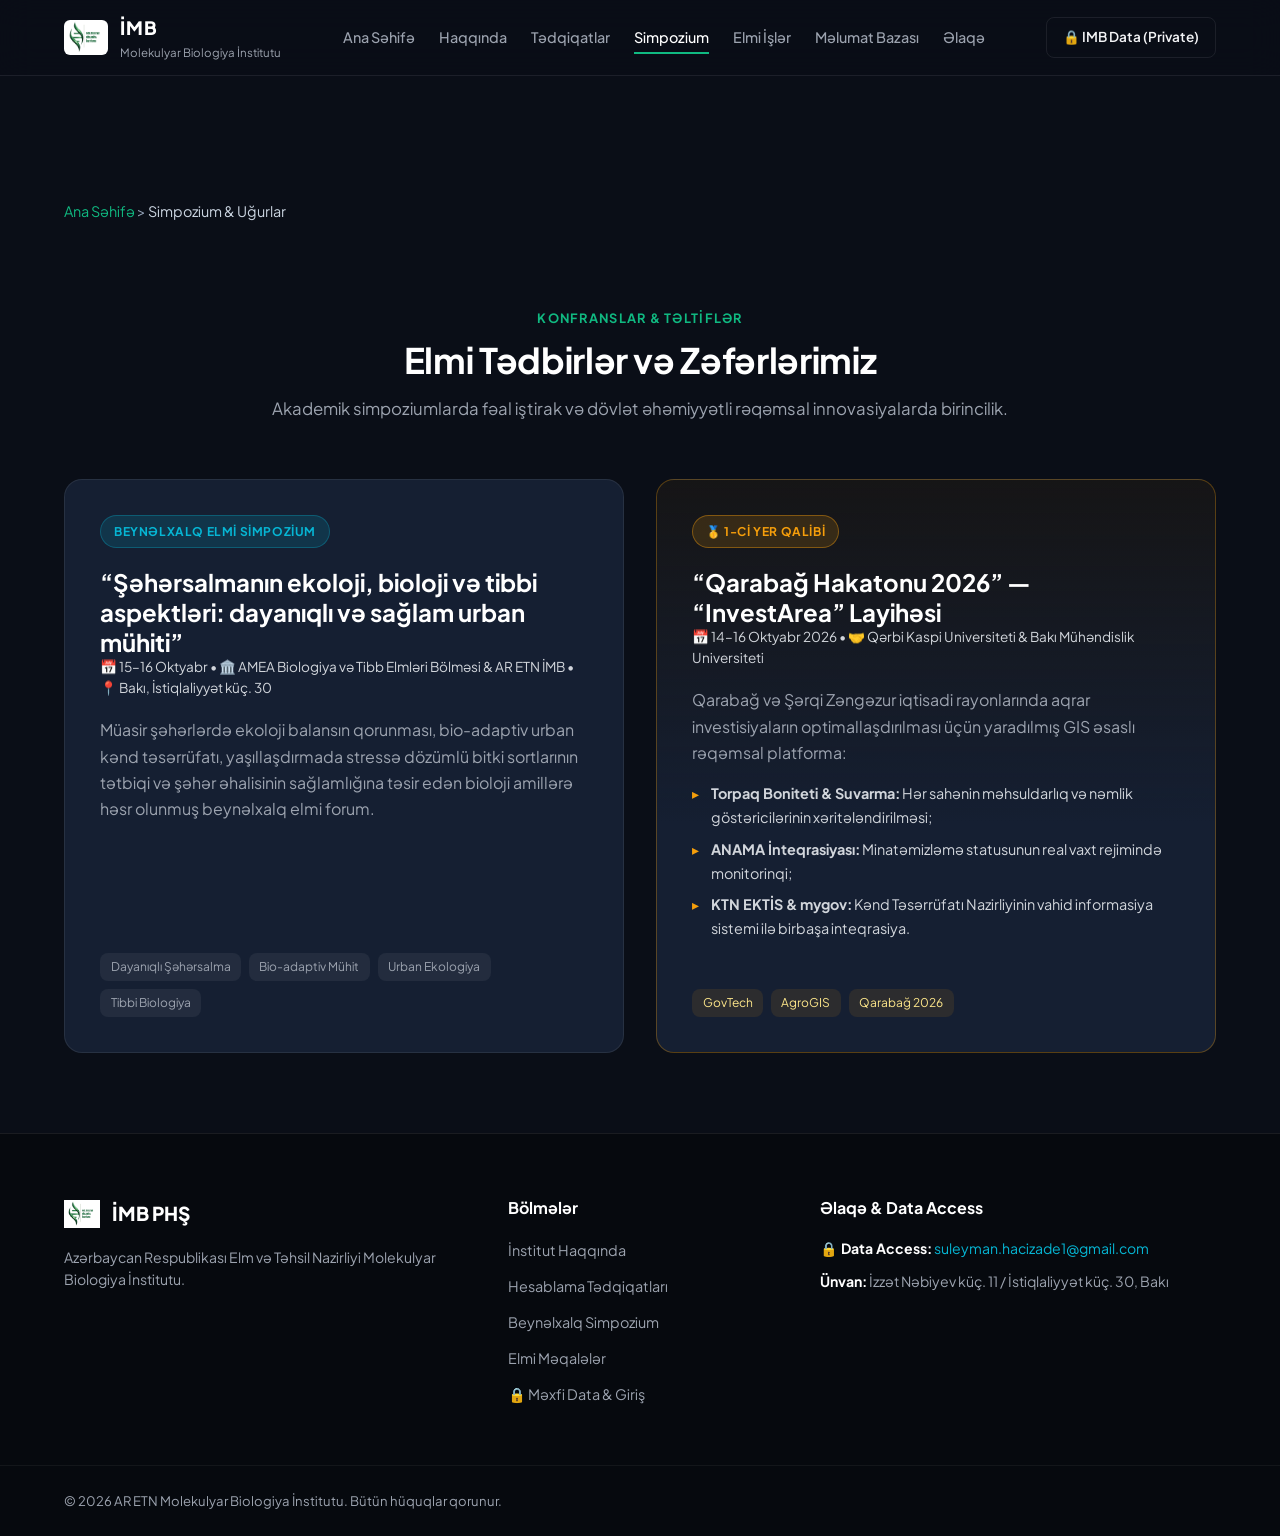
<file: symposium/index.html>
<!DOCTYPE html>
<html lang="az" prefix="og: https://ogp.me/ns#">
<head>
  <meta charset="UTF-8">
  <meta name="viewport" content="width=device-width, initial-scale=1.0, maximum-scale=5.0">
  <meta http-equiv="X-UA-Compatible" content="IE=edge">
  
  <title>Simpozium & Qarabağ Hakatonu 2026 | Institute of Molecular Biology (IMB)</title>
  <meta name="title" content="Simpozium & Qarabağ Hakatonu 2026 | Institute of Molecular Biology (IMB)">
  <meta name="description" content="Beynəlxalq Elmi Simpozium: Dayanıqlı urban mühiti və Qarabağ Hakatonu 2026 1-ci yer qalibi olan InvestArea layihəsi haqqında rəsmi məlumat.">
  <meta name="keywords" content="InvestArea, Qarabağ Hakatonu 2026, Beynəlxalq Elmi Simpozium Bakı, Şəhərsalmanın ekoloji aspektləri, ANAMA, KTN EKTİS, AMEA, Molekulyar Biologiya İnstitutu">
  <meta name="author" content="Institute of Molecular Biology (IMB)">
  <meta name="publisher" content="AR ETN Molekulyar Biologiya İnstitutu PHŞ">
  <meta name="robots" content="index, follow, max-image-preview:large, max-snippet:-1">
  <link rel="canonical" href="https://institute-of-molecular-biology-imb.github.io/symposium/">

  <!-- Open Graph -->
  <meta property="og:type" content="article">
  <meta property="og:site_name" content="Institute of Molecular Biology (IMB)">
  <meta property="og:url" content="https://institute-of-molecular-biology-imb.github.io/symposium/">
  <meta property="og:title" content="Simpozium & Qarabağ Hakatonu 2026 | Institute of Molecular Biology (IMB)">
  <meta property="og:description" content="Beynəlxalq Elmi Simpozium və Qarabağ Hakatonu 1-ci yer mükafatı: InvestArea Layihəsi.">
  <meta property="og:image" content="https://institute-of-molecular-biology-imb.github.io/assets/images/imb-logo.png">

  <!-- Twitter -->
  <meta name="twitter:card" content="summary_large_image">
  <meta name="twitter:title" content="Simpozium & Qarabağ Hakatonu 2026 | Institute of Molecular Biology (IMB)">
  <meta name="twitter:description" content="Beynəlxalq Elmi Simpozium və Qarabağ Hakatonu 1-ci yer mükafatı: InvestArea Layihəsi.">
  <meta name="twitter:image" content="https://institute-of-molecular-biology-imb.github.io/assets/images/imb-logo.png">

  <!-- Favicon & Styles -->
  <link rel="icon" type="image/png" href="../assets/images/imb-logo.png">
  <link rel="apple-touch-icon" href="../assets/images/imb-logo.png">
  <link rel="preconnect" href="https://fonts.googleapis.com">
  <link rel="preconnect" href="https://fonts.gstatic.com" crossorigin>
  <link href="https://fonts.googleapis.com/css2?family=Plus+Jakarta+Sans:wght@300;400;500;600;700;800&family=JetBrains+Mono:wght@400;500;600&display=swap" rel="stylesheet">
  <link rel="stylesheet" href="../styles.css">

  <!-- JSON-LD Breadcrumbs & Event Schema -->
  <script type="application/ld+json">
  {
    "@context": "https://schema.org",
    "@graph": [
      {
        "@type": "WebPage",
        "@id": "https://institute-of-molecular-biology-imb.github.io/symposium/#webpage",
        "url": "https://institute-of-molecular-biology-imb.github.io/symposium/",
        "name": "Simpozium & Qarabağ Hakatonu 2026 | Institute of Molecular Biology (IMB)",
        "breadcrumb": {
          "@type": "BreadcrumbList",
          "itemListElement": [
            {"@type": "ListItem", "position": 1, "name": "Ana Səhifə", "item": "https://institute-of-molecular-biology-imb.github.io/"},
            {"@type": "ListItem", "position": 2, "name": "Simpozium & Uğurlar", "item": "https://institute-of-molecular-biology-imb.github.io/symposium/"}
          ]
        }
      },
      {
        "@type": "Event",
        "name": "Şəhərsalmanın ekoloji, bioloji və tibbi aspektləri: dayanıqlı və sağlam urban mühiti Beynəlxalq Elmi Simpoziumu",
        "startDate": "2026-10-15",
        "endDate": "2026-10-16",
        "eventAttendanceMode": "https://schema.org/OfflineEventAttendanceMode",
        "eventStatus": "https://schema.org/EventScheduled",
        "location": {
          "@type": "Place",
          "name": "AMEA Rəyasət Heyəti Böyük Konfrans Zalı",
          "address": {
            "@type": "PostalAddress",
            "streetAddress": "İstiqlaliyyət küç. 30",
            "addressLocality": "Baku",
            "addressCountry": "AZ"
          }
        },
        "organizer": {
          "@type": "Organization",
          "name": "Institute of Molecular Biology (IMB)",
          "url": "https://institute-of-molecular-biology-imb.github.io/"
        }
      }
    ]
  }
  </script>
</head>
<body>

  <!-- Navigation -->
  <header class="navbar" id="navbar">
    <div class="nav-container">
      <a href="../" class="brand-logo">
        <img src="../assets/images/imb-logo.png" alt="IMB Logo" class="brand-img">
        <div class="brand-text">
          <span class="brand-title">İMB</span>
          <span class="brand-subtitle">Molekulyar Biologiya İnstitutu</span>
        </div>
      </a>

      <nav class="nav-menu" id="navMenu">
        <a href="../" class="nav-link">Ana Səhifə</a>
        <a href="../about/" class="nav-link">Haqqında</a>
        <a href="../research/" class="nav-link">Tədqiqatlar</a>
        <a href="../symposium/" class="nav-link active">Simpozium</a>
        <a href="../publications/" class="nav-link">Elmi İşlər</a>
        <a href="../data-portal/" class="nav-link">Məlumat Bazası</a>
        <a href="../contact/" class="nav-link">Əlaqə</a>
      </nav>

      <div class="nav-actions">
        <a href="../data-portal/" class="btn btn-sm btn-outline">
          <span>🔒 IMB Data (Private)</span>
        </a>
        <button class="menu-toggle" id="menuToggle" aria-label="Menyu aç">
          <span></span><span></span><span></span>
        </button>
      </div>
    </div>
  </header>

  <main style="padding-top: 100px;">
    <!-- Breadcrumbs Navigation -->
    <div class="container" style="padding-top: 1.5rem;">
      <nav aria-label="breadcrumb" style="font-size: 0.9rem; color: #94a3b8;">
        <a href="../" style="color: #10b981; text-decoration: none;">Ana Səhifə</a> &gt; 
        <span style="color: #cbd5e1;">Simpozium & Uğurlar</span>
      </nav>
    </div>

    <!-- Symposium & Achievements Section -->
    <section class="section symposium-section">
      <div class="container">
        <div class="section-header">
          <span class="section-tag">Konfranslar & Təltiflər</span>
          <h1 class="section-title">Elmi Tədbirlər və Zəfərlərimiz</h1>
          <p class="section-subtitle">
            Akademik simpoziumlarda fəal iştirak və dövlət əhəmiyyətli rəqəmsal innovasiyalarda birincilik.
          </p>
        </div>

        <div class="symposium-grid">
          <!-- Symposium Card -->
          <div class="highlight-card symposium-card">
            <div class="card-badge">BEYNƏLXALQ ELMİ SİMPOZİUM</div>
            <h2>“Şəhərsalmanın ekoloji, bioloji və tibbi aspektləri: dayanıqlı və sağlam urban mühiti”</h2>
            <p class="symposium-meta">
              <span>📅 15–16 Oktyabr</span> &bull; 
              <span>🏛️ AMEA Biologiya və Tibb Elmləri Bölməsi & AR ETN İMB</span> &bull;
              <span>📍 Bakı, İstiqlaliyyət küç. 30</span>
            </p>
            <p>
              Müasir şəhərlərdə ekoloji balansın qorunması, bio-adaptiv urban kənd təsərrüfatı, yaşıllaşdırmada stressə dözümlü bitki sortlarının tətbiqi və şəhər əhalisinin sağlamlığına təsir edən bioloji amillərə həsr olunmuş beynəlxalq elmi forum.
            </p>
            <div class="tag-row">
              <span class="pill-tag">Dayanıqlı Şəhərsalma</span>
              <span class="pill-tag">Bio-adaptiv Mühit</span>
              <span class="pill-tag">Urban Ekologiya</span>
              <span class="pill-tag">Tibbi Biologiya</span>
            </div>
          </div>

          <!-- Hackathon Card -->
          <div class="highlight-card award-card">
            <div class="card-badge gold">🥇 1-Cİ YER QALİBİ</div>
            <h2>“Qarabağ Hakatonu 2026” — “InvestArea” Layihəsi</h2>
            <p class="symposium-meta">
              <span>📅 14–16 Oktyabr 2026</span> &bull;
              <span>🤝 Qərbi Kaspi Universiteti & Bakı Mühəndislik Universiteti</span>
            </p>
            <p>
              Qarabağ və Şərqi Zəngəzur iqtisadi rayonlarında aqrar investisiyaların optimallaşdırılması üçün yaradılmış GIS əsaslı rəqəmsal platforma:
            </p>
            <ul class="card-bullets">
              <li><strong>Torpaq Boniteti & Suvarma:</strong> Hər sahənin məhsuldarlıq və nəmlik göstəricilərinin xəritələndirilməsi;</li>
              <li><strong>ANAMA İnteqrasiyası:</strong> Minatəmizləmə statusunun real vaxt rejimində monitorinqi;</li>
              <li><strong>KTN EKTİS & mygov:</strong> Kənd Təsərrüfatı Nazirliyinin vahid informasiya sistemi ilə birbaşa inteqrasiya.</li>
            </ul>
            <div class="tag-row">
              <span class="pill-tag gold-tag">GovTech</span>
              <span class="pill-tag gold-tag">AgroGIS</span>
              <span class="pill-tag gold-tag">Qarabağ 2026</span>
            </div>
          </div>
        </div>
      </div>
    </section>
  </main>

  <!-- Footer -->
  <footer class="footer">
    <div class="container footer-content">
      <div class="footer-col brand-col">
        <div class="footer-logo">
          <img src="../assets/images/imb-logo.png" alt="IMB">
          <span>İMB PHŞ</span>
        </div>
        <p class="footer-text">
          Azərbaycan Respublikası Elm və Təhsil Nazirliyi Molekulyar Biologiya İnstitutu.
        </p>
      </div>

      <div class="footer-col">
        <h4>Bölmələr</h4>
        <ul class="footer-links">
          <li><a href="../about/">İnstitut Haqqında</a></li>
          <li><a href="../research/">Hesablama Tədqiqatları</a></li>
          <li><a href="../symposium/">Beynəlxalq Simpozium</a></li>
          <li><a href="../publications/">Elmi Məqalələr</a></li>
          <li><a href="../data-portal/">🔒 Məxfi Data &amp; Giriş</a></li>
        </ul>
      </div>

      <div class="footer-col">
        <h4>Əlaqə &amp; Data Access</h4>
        <p class="contact-line"><strong>🔒 Data Access:</strong> <a href="mailto:suleyman.hacizade1@gmail.com">suleyman.hacizade1@gmail.com</a></p>
        <p class="contact-line"><strong>Ünvan:</strong> İzzət Nəbiyev küç. 11 / İstiqlaliyyət küç. 30, Bakı</p>
      </div>
    </div>
    <div class="footer-bottom">
      <div class="container footer-bottom-inner">
        <p>&copy; 2026 AR ETN Molekulyar Biologiya İnstitutu. Bütün hüquqlar qorunur.</p>
      </div>
    </div>
  </footer>

  <script src="../script.js"></script>
</body>
</html>
</file>
<file: styles.css>
/* ==========================================================================
   IMB Official Website - Institute of Molecular Biology (IMB)
   Modern Scientific Styling & Responsive Design
   ========================================================================== */

:root {
  --bg-primary: #0A0E17;
  --bg-secondary: #0F1626;
  --bg-card: #151F32;
  --bg-card-hover: #1C2A44;
  --bg-accent-subtle: rgba(16, 185, 129, 0.08);
  
  --text-primary: #F3F4F6;
  --text-secondary: #9CA3AF;
  --text-muted: #6B7280;
  
  --brand-green: #10B981;
  --brand-cyan: #06B6D4;
  --brand-blue: #3B82F6;
  --brand-gold: #F59E0B;
  
  --border-subtle: rgba(255, 255, 255, 0.08);
  --border-active: rgba(16, 185, 129, 0.35);
  
  --font-main: 'Plus Jakarta Sans', -apple-system, BlinkMacSystemFont, "Segoe UI", Roboto, sans-serif;
  --font-mono: 'JetBrains Mono', monospace;
  
  --radius-sm: 8px;
  --radius-md: 12px;
  --radius-lg: 18px;
  --radius-full: 9999px;
  
  --shadow-sm: 0 2px 4px rgba(0, 0, 0, 0.3);
  --shadow-md: 0 10px 25px -5px rgba(0, 0, 0, 0.5), 0 8px 10px -6px rgba(0, 0, 0, 0.4);
  --shadow-lg: 0 20px 40px -10px rgba(0, 0, 0, 0.7);
  
  --transition: all 0.25s cubic-bezier(0.16, 1, 0.3, 1);
}

*, *::before, *::after {
  box-sizing: border-box;
  margin: 0;
  padding: 0;
}

html {
  scroll-behavior: smooth;
  font-size: 16px;
  color-scheme: dark;
}

body {
  font-family: var(--font-main);
  background-color: var(--bg-primary);
  color: var(--text-primary);
  line-height: 1.65;
  -webkit-font-smoothing: antialiased;
  -moz-osx-font-smoothing: grayscale;
  overflow-x: hidden;
}

/* Container */
.container {
  width: 100%;
  max-width: 1200px;
  margin: 0 auto;
  padding: 0 1.5rem;
}

/* Typography Helpers */
h1, h2, h3, h4 {
  font-weight: 700;
  line-height: 1.25;
  color: #FFFFFF;
}

p {
  color: var(--text-secondary);
}

a {
  color: inherit;
  text-decoration: none;
  transition: var(--transition);
}

.text-gradient {
  background: linear-gradient(135deg, var(--brand-green) 0%, var(--brand-cyan) 50%, var(--brand-blue) 100%);
  -webkit-background-clip: text;
  -webkit-text-fill-color: transparent;
}

/* Buttons */
.btn {
  display: inline-flex;
  align-items: center;
  justify-content: center;
  gap: 0.6rem;
  padding: 0.8rem 1.6rem;
  font-size: 0.95rem;
  font-weight: 600;
  border-radius: var(--radius-md);
  cursor: pointer;
  border: 1px solid transparent;
  transition: var(--transition);
  text-decoration: none;
}

.btn-primary {
  background: linear-gradient(135deg, var(--brand-green), #059669);
  color: #FFFFFF;
  box-shadow: 0 4px 15px rgba(16, 185, 129, 0.35);
}

.btn-primary:hover {
  transform: translateY(-2px);
  box-shadow: 0 8px 25px rgba(16, 185, 129, 0.45);
}

.btn-secondary {
  background: rgba(255, 255, 255, 0.06);
  color: var(--text-primary);
  border-color: var(--border-subtle);
  backdrop-filter: blur(8px);
}

.btn-secondary:hover {
  background: rgba(255, 255, 255, 0.12);
  border-color: rgba(255, 255, 255, 0.2);
  transform: translateY(-2px);
}

.btn-outline {
  background: transparent;
  border: 1px solid var(--border-subtle);
  color: var(--text-primary);
}

.btn-outline:hover {
  border-color: var(--brand-green);
  color: var(--brand-green);
  background: var(--bg-accent-subtle);
}

.btn-outline.light-border {
  border-color: rgba(255, 255, 255, 0.25);
  color: #FFFFFF;
}

.btn-outline.light-border:hover {
  background: rgba(255, 255, 255, 0.1);
  border-color: #FFFFFF;
}

.btn-sm {
  padding: 0.5rem 1rem;
  font-size: 0.85rem;
  border-radius: var(--radius-sm);
}

/* Badges */
.badge-pill {
  display: inline-flex;
  align-items: center;
  gap: 0.5rem;
  padding: 0.4rem 1rem;
  background: rgba(16, 185, 129, 0.1);
  border: 1px solid rgba(16, 185, 129, 0.3);
  border-radius: var(--radius-full);
  color: var(--brand-green);
  font-size: 0.82rem;
  font-weight: 600;
  letter-spacing: 0.02em;
}

.badge-dot {
  width: 8px;
  height: 8px;
  border-radius: 50%;
  background-color: var(--brand-green);
  box-shadow: 0 0 10px var(--brand-green);
}

/* Navbar */
.navbar {
  position: sticky;
  top: 0;
  z-index: 100;
  background: rgba(10, 14, 23, 0.85);
  backdrop-filter: blur(16px);
  -webkit-backdrop-filter: blur(16px);
  border-bottom: 1px solid var(--border-subtle);
  transition: var(--transition);
}

.nav-container {
  max-width: 1200px;
  margin: 0 auto;
  padding: 0.8rem 1.5rem;
  display: flex;
  align-items: center;
  justify-content: space-between;
}

.brand-logo {
  display: flex;
  align-items: center;
  gap: 0.75rem;
}

.brand-img {
  width: 44px;
  height: auto;
  border-radius: 6px;
}

.brand-text {
  display: flex;
  flex-direction: column;
}

.brand-title {
  font-size: 1.15rem;
  font-weight: 800;
  letter-spacing: 0.05em;
  color: #FFFFFF;
}

.brand-subtitle {
  font-size: 0.72rem;
  color: var(--text-secondary);
}

.nav-menu {
  display: flex;
  align-items: center;
  gap: 1.5rem;
}

.nav-link {
  font-size: 0.9rem;
  font-weight: 500;
  color: var(--text-secondary);
  position: relative;
  padding: 0.3rem 0;
}

.nav-link:hover,
.nav-link.active {
  color: #FFFFFF;
}

.nav-link::after {
  content: '';
  position: absolute;
  bottom: 0;
  left: 0;
  width: 0%;
  height: 2px;
  background: var(--brand-green);
  transition: var(--transition);
}

.nav-link:hover::after,
.nav-link.active::after {
  width: 100%;
}

.nav-actions {
  display: flex;
  align-items: center;
  gap: 0.8rem;
}

.menu-toggle {
  display: none;
  flex-direction: column;
  justify-content: space-around;
  width: 32px;
  height: 32px;
  background: transparent;
  border: none;
  cursor: pointer;
  padding: 4px;
}

.menu-toggle span {
  width: 100%;
  height: 2px;
  background-color: var(--text-primary);
  border-radius: 2px;
  transition: var(--transition);
}

/* Hero Section */
.hero {
  position: relative;
  padding: 6rem 0 4rem;
  overflow: hidden;
  border-bottom: 1px solid var(--border-subtle);
}

.hero-bg-glow {
  position: absolute;
  top: -150px;
  left: 50%;
  transform: translateX(-50%);
  width: 800px;
  height: 500px;
  background: radial-gradient(circle, rgba(16, 185, 129, 0.18) 0%, rgba(6, 182, 212, 0.12) 40%, rgba(10, 14, 23, 0) 70%);
  filter: blur(80px);
  pointer-events: none;
  z-index: 0;
}

.hero-content {
  position: relative;
  z-index: 1;
  text-align: center;
  max-width: 900px;
  margin: 0 auto;
}

.hero-title {
  font-size: 3rem;
  letter-spacing: -0.02em;
  margin: 1.5rem 0 1.25rem;
  line-height: 1.2;
}

.hero-desc {
  font-size: 1.15rem;
  max-width: 780px;
  margin: 0 auto 2.2rem;
  line-height: 1.7;
  color: #D1D5DB;
}

.hero-buttons {
  display: flex;
  align-items: center;
  justify-content: center;
  gap: 1rem;
  margin-bottom: 3.5rem;
  flex-wrap: wrap;
}

.hero-metrics {
  display: grid;
  grid-template-columns: repeat(4, 1fr);
  gap: 1.2rem;
  text-align: left;
}

.metric-card {
  background: rgba(21, 31, 50, 0.7);
  backdrop-filter: blur(12px);
  border: 1px solid var(--border-subtle);
  border-radius: var(--radius-md);
  padding: 1.2rem 1.4rem;
  transition: var(--transition);
}

.metric-card:hover {
  border-color: var(--border-active);
  transform: translateY(-3px);
  background: var(--bg-card-hover);
}

.metric-num {
  font-size: 1.6rem;
  font-weight: 800;
  color: #FFFFFF;
  margin-bottom: 0.25rem;
}

.metric-label {
  font-size: 0.82rem;
  color: var(--text-secondary);
  line-height: 1.35;
}

/* Sections */
.section {
  padding: 5rem 0;
  position: relative;
}

.section-header {
  text-align: center;
  max-width: 760px;
  margin: 0 auto 3.5rem;
}

.section-tag {
  display: inline-block;
  font-size: 0.8rem;
  font-weight: 700;
  text-transform: uppercase;
  letter-spacing: 0.1em;
  color: var(--brand-green);
  margin-bottom: 0.6rem;
}

.section-tag.light {
  color: var(--brand-cyan);
}

.section-title {
  font-size: 2.2rem;
  letter-spacing: -0.01em;
  margin-bottom: 0.8rem;
}

.section-subtitle {
  font-size: 1.05rem;
  color: var(--text-secondary);
}

/* About Grid */
.about-grid {
  display: grid;
  grid-template-columns: repeat(auto-fit, minmax(260px, 1fr));
  gap: 1.5rem;
}

.about-card {
  background: var(--bg-card);
  border: 1px solid var(--border-subtle);
  border-radius: var(--radius-lg);
  padding: 2rem;
  transition: var(--transition);
}

.about-card:hover {
  border-color: var(--border-active);
  transform: translateY(-4px);
  box-shadow: var(--shadow-md);
}

.card-icon {
  font-size: 2.4rem;
  margin-bottom: 1.2rem;
}

.about-card h3 {
  font-size: 1.25rem;
  margin-bottom: 0.75rem;
}

.about-card p {
  font-size: 0.92rem;
  line-height: 1.6;
}

/* Research Showcases */
.research-showcase {
  display: grid;
  grid-template-columns: 1fr 1fr;
  gap: 3rem;
  align-items: center;
  background: var(--bg-card);
  border: 1px solid var(--border-subtle);
  border-radius: var(--radius-lg);
  padding: 2.5rem;
  margin-bottom: 2.5rem;
  transition: var(--transition);
}

.research-showcase:hover {
  border-color: rgba(255, 255, 255, 0.15);
  box-shadow: var(--shadow-md);
}

.research-showcase.reverse {
  grid-template-columns: 1fr 1fr;
}

.pillar-tag {
  font-size: 0.75rem;
  font-weight: 700;
  letter-spacing: 0.08em;
  color: var(--brand-cyan);
  text-transform: uppercase;
  display: block;
  margin-bottom: 0.5rem;
}

.research-text h3 {
  font-size: 1.6rem;
  margin-bottom: 1rem;
}

.research-text p {
  font-size: 0.95rem;
  margin-bottom: 1.2rem;
}

.code-box {
  background: rgba(0, 0, 0, 0.4);
  border: 1px solid rgba(255, 255, 255, 0.1);
  border-radius: var(--radius-sm);
  padding: 0.75rem 1rem;
  margin-bottom: 1.2rem;
  font-family: var(--font-mono);
  font-size: 0.85rem;
  color: #34D399;
}

.feature-list {
  list-style: none;
  margin-bottom: 1.5rem;
}

.feature-list li {
  position: relative;
  padding-left: 1.4rem;
  margin-bottom: 0.6rem;
  font-size: 0.9rem;
  color: #D1D5DB;
}

.feature-list li::before {
  content: '✔';
  position: absolute;
  left: 0;
  color: var(--brand-green);
  font-size: 0.85rem;
}

.link-arrow {
  display: inline-flex;
  align-items: center;
  gap: 0.4rem;
  color: var(--brand-cyan);
  font-weight: 600;
  font-size: 0.9rem;
}

.link-arrow:hover {
  color: #FFFFFF;
  text-decoration: underline;
}

/* Media Frames */
.media-frame {
  position: relative;
  background: #000;
  border-radius: var(--radius-md);
  overflow: hidden;
  border: 1px solid rgba(255, 255, 255, 0.1);
  cursor: pointer;
  transition: var(--transition);
}

.media-frame:hover {
  border-color: var(--brand-green);
}

.media-frame img {
  width: 100%;
  height: auto;
  display: block;
  transition: transform 0.4s ease;
}

.media-frame:hover img {
  transform: scale(1.03);
}

.media-overlay {
  position: absolute;
  inset: 0;
  background: rgba(10, 14, 23, 0.6);
  display: flex;
  align-items: center;
  justify-content: center;
  opacity: 0;
  transition: var(--transition);
  color: #FFFFFF;
  font-size: 0.88rem;
  font-weight: 600;
}

.media-frame:hover .media-overlay {
  opacity: 1;
}

.media-subframe {
  margin-top: 1rem;
  background: rgba(0, 0, 0, 0.4);
  border: 1px solid var(--border-subtle);
  border-radius: var(--radius-md);
  overflow: hidden;
  cursor: pointer;
  transition: var(--transition);
}

.media-subframe:hover {
  border-color: var(--brand-cyan);
}

.media-subframe img {
  width: 100%;
  height: auto;
  display: block;
}

.media-caption {
  padding: 0.5rem 0.8rem;
  font-size: 0.78rem;
  color: var(--text-secondary);
  text-align: center;
}

.media-gallery {
  display: grid;
  grid-template-columns: 1fr;
  gap: 0.8rem;
}

.gallery-item {
  position: relative;
  background: #000;
  border-radius: var(--radius-sm);
  border: 1px solid rgba(255, 255, 255, 0.1);
  overflow: hidden;
  cursor: pointer;
  transition: var(--transition);
}

.gallery-item:hover {
  border-color: var(--brand-cyan);
  transform: translateY(-2px);
}

.gallery-item img {
  width: 100%;
  height: auto;
  display: block;
}

.gallery-item span {
  display: block;
  padding: 0.4rem 0.8rem;
  font-size: 0.78rem;
  color: var(--text-secondary);
  background: var(--bg-card);
}

/* Symposium & Awards */
.symposium-grid {
  display: grid;
  grid-template-columns: repeat(auto-fit, minmax(360px, 1fr));
  gap: 2rem;
}

.highlight-card {
  background: var(--bg-card);
  border: 1px solid var(--border-subtle);
  border-radius: var(--radius-lg);
  padding: 2.2rem;
  display: flex;
  flex-direction: column;
  transition: var(--transition);
  position: relative;
}

.highlight-card:hover {
  transform: translateY(-4px);
  box-shadow: var(--shadow-lg);
}

.symposium-card:hover {
  border-color: var(--brand-cyan);
}

.award-card {
  border-color: rgba(245, 158, 11, 0.3);
  background: linear-gradient(180deg, rgba(245, 158, 11, 0.05) 0%, var(--bg-card) 60%);
}

.award-card:hover {
  border-color: var(--brand-gold);
}

.card-badge {
  display: inline-block;
  align-self: flex-start;
  font-size: 0.75rem;
  font-weight: 700;
  letter-spacing: 0.05em;
  padding: 0.35rem 0.8rem;
  border-radius: var(--radius-full);
  background: rgba(6, 182, 212, 0.15);
  color: var(--brand-cyan);
  border: 1px solid rgba(6, 182, 212, 0.3);
  margin-bottom: 1.2rem;
}

.card-badge.gold {
  background: rgba(245, 158, 11, 0.15);
  color: var(--brand-gold);
  border-color: rgba(245, 158, 11, 0.4);
}

.highlight-card h3 {
  font-size: 1.35rem;
  margin-bottom: 0.8rem;
  line-height: 1.35;
}

.symposium-meta {
  font-size: 0.85rem;
  color: #D1D5DB;
  margin-bottom: 1.2rem;
  line-height: 1.5;
}

.card-bullets {
  list-style: none;
  margin: 1rem 0 1.5rem;
}

.card-bullets li {
  position: relative;
  padding-left: 1.2rem;
  font-size: 0.9rem;
  margin-bottom: 0.5rem;
  color: #D1D5DB;
}

.card-bullets li::before {
  content: '▸';
  position: absolute;
  left: 0;
  color: var(--brand-gold);
}

.tag-row {
  display: flex;
  flex-wrap: wrap;
  gap: 0.5rem;
  margin-top: auto;
  padding-top: 1rem;
}

.pill-tag {
  font-size: 0.75rem;
  padding: 0.25rem 0.65rem;
  border-radius: var(--radius-sm);
  background: rgba(255, 255, 255, 0.06);
  color: var(--text-secondary);
}

.pill-tag.gold-tag {
  background: rgba(245, 158, 11, 0.1);
  color: #FDE68A;
}

/* Data Portal */
.data-portal {
  background: linear-gradient(180deg, var(--bg-primary) 0%, var(--bg-secondary) 100%);
}

.data-banner {
  background: var(--bg-card);
  border: 1px solid var(--border-subtle);
  border-radius: var(--radius-lg);
  padding: 3rem;
  display: grid;
  grid-template-columns: 1.2fr 0.8fr;
  gap: 2.5rem;
  align-items: center;
}

.data-text h2 {
  font-size: 2rem;
  margin-bottom: 1rem;
}

.data-text p {
  font-size: 1rem;
  margin-bottom: 2rem;
  line-height: 1.7;
}

.portal-links {
  display: flex;
  gap: 1rem;
  flex-wrap: wrap;
}

.data-tree {
  background: #000000;
  border: 1px solid rgba(255, 255, 255, 0.1);
  border-radius: var(--radius-md);
  padding: 1.2rem 1.4rem;
  box-shadow: inset 0 2px 4px rgba(0, 0, 0, 0.6);
}

.tree-header {
  font-size: 0.8rem;
  font-weight: 700;
  color: var(--brand-cyan);
  text-transform: uppercase;
  letter-spacing: 0.05em;
  margin-bottom: 0.8rem;
  border-bottom: 1px solid rgba(255, 255, 255, 0.08);
  padding-bottom: 0.4rem;
}

.tree-content {
  font-family: var(--font-mono);
  font-size: 0.82rem;
  line-height: 1.6;
  color: #E5E7EB;
  overflow-x: auto;
}

.tree-comment {
  color: #6B7280;
}

/* Publications */
.pubs-list {
  display: flex;
  flex-direction: column;
  gap: 1.5rem;
  max-width: 960px;
  margin: 0 auto;
}

.pub-card {
  display: grid;
  grid-template-columns: 80px 1fr;
  gap: 1.5rem;
  background: var(--bg-card);
  border: 1px solid var(--border-subtle);
  border-radius: var(--radius-md);
  padding: 1.8rem;
  transition: var(--transition);
}

.pub-card:hover {
  border-color: var(--brand-green);
  transform: translateX(4px);
}

.pub-year {
  font-size: 1.8rem;
  font-weight: 800;
  color: var(--brand-green);
  line-height: 1;
}

.pub-journal {
  display: block;
  font-size: 0.8rem;
  font-weight: 600;
  color: var(--brand-cyan);
  text-transform: uppercase;
  letter-spacing: 0.05em;
  margin-bottom: 0.3rem;
}

.pub-title {
  font-size: 1.2rem;
  color: #FFFFFF;
  margin-bottom: 0.4rem;
}

.pub-authors {
  font-size: 0.88rem;
  color: #D1D5DB;
  margin-bottom: 0.6rem;
}

.pub-desc {
  font-size: 0.88rem;
  color: var(--text-secondary);
  margin-bottom: 0.8rem;
}

.pub-links {
  display: flex;
  gap: 0.8rem;
  align-items: center;
  flex-wrap: wrap;
}

.pub-doi {
  font-family: var(--font-mono);
  font-size: 0.75rem;
  color: var(--brand-green);
}

.pub-badge {
  font-size: 0.72rem;
  padding: 0.2rem 0.6rem;
  background: rgba(255, 255, 255, 0.08);
  border-radius: var(--radius-sm);
  color: #D1D5DB;
}

/* Footer */
.footer {
  background: #06090E;
  border-top: 1px solid var(--border-subtle);
  padding-top: 4rem;
}

.footer-content {
  display: grid;
  grid-template-columns: 1.5fr 1fr 1.5fr;
  gap: 3rem;
  padding-bottom: 3rem;
}

.brand-col .footer-logo {
  display: flex;
  align-items: center;
  gap: 0.75rem;
  margin-bottom: 1rem;
}

.brand-col .footer-logo img {
  width: 36px;
  height: auto;
}

.brand-col .footer-logo span {
  font-size: 1.2rem;
  font-weight: 800;
  color: #FFFFFF;
}

.footer-text {
  font-size: 0.88rem;
  line-height: 1.6;
  margin-bottom: 1.2rem;
  color: var(--text-secondary);
}

.footer-col h4 {
  font-size: 1rem;
  margin-bottom: 1.2rem;
  color: #FFFFFF;
}

.footer-links {
  list-style: none;
}

.footer-links li {
  margin-bottom: 0.6rem;
}

.footer-links a {
  font-size: 0.9rem;
  color: var(--text-secondary);
}

.footer-links a:hover {
  color: var(--brand-green);
}

.contact-line {
  font-size: 0.88rem;
  margin-bottom: 0.6rem;
  color: var(--text-secondary);
}

.contact-line strong {
  color: #FFFFFF;
}

.contact-line a {
  color: var(--brand-cyan);
}

.contact-line a:hover {
  text-decoration: underline;
}

.footer-bottom {
  border-top: 1px solid rgba(255, 255, 255, 0.05);
  padding: 1.5rem 0;
  font-size: 0.82rem;
  color: var(--text-muted);
}

.footer-bottom-inner {
  display: flex;
  justify-content: space-between;
  align-items: center;
  flex-wrap: wrap;
  gap: 1rem;
}

/* Lightbox Modal */
.lightbox {
  position: fixed;
  inset: 0;
  background: rgba(0, 0, 0, 0.92);
  backdrop-filter: blur(10px);
  z-index: 1000;
  display: flex;
  align-items: center;
  justify-content: center;
  padding: 2rem;
  opacity: 0;
  pointer-events: none;
  transition: opacity 0.3s ease;
}

.lightbox.active {
  opacity: 1;
  pointer-events: auto;
}

.lightbox-dialog {
  position: relative;
  max-width: 95vw;
  max-height: 90vh;
  display: flex;
  flex-direction: column;
  align-items: center;
}

.lightbox-img {
  max-width: 90vw;
  max-height: 80vh;
  object-fit: contain;
  border-radius: var(--radius-sm);
  box-shadow: var(--shadow-lg);
  border: 1px solid rgba(255, 255, 255, 0.15);
}

.lightbox-caption {
  margin-top: 1rem;
  color: #FFFFFF;
  font-size: 1rem;
  font-weight: 500;
  text-align: center;
}

.lightbox-close {
  position: absolute;
  top: -40px;
  right: 0;
  background: none;
  border: none;
  color: #FFFFFF;
  font-size: 2.2rem;
  cursor: pointer;
  line-height: 1;
  transition: var(--transition);
}

.lightbox-close:hover {
  color: var(--brand-green);
}

/* Responsive Media Queries */
@media (max-width: 1024px) {
  .hero-title {
    font-size: 2.4rem;
  }
  .hero-metrics {
    grid-template-columns: repeat(2, 1fr);
  }
  .research-showcase, .research-showcase.reverse {
    grid-template-columns: 1fr;
    gap: 2rem;
  }
  .data-banner {
    grid-template-columns: 1fr;
  }
  .footer-content {
    grid-template-columns: 1fr 1fr;
  }
}

@media (max-width: 768px) {
  .hero {
    padding: 4rem 0 3rem;
  }
  .hero-title {
    font-size: 2rem;
  }
  .hero-desc {
    font-size: 1rem;
  }
  .nav-menu {
    position: fixed;
    top: 68px;
    left: 0;
    right: 0;
    background: var(--bg-secondary);
    border-bottom: 1px solid var(--border-subtle);
    flex-direction: column;
    padding: 1.5rem;
    gap: 1.2rem;
    display: none;
  }
  .nav-menu.open {
    display: flex;
  }
  .menu-toggle {
    display: flex;
  }
  .footer-content {
    grid-template-columns: 1fr;
  }
  .pub-card {
    grid-template-columns: 1fr;
  }
  .hero-metrics {
    grid-template-columns: 1fr;
  }
}
</file>
